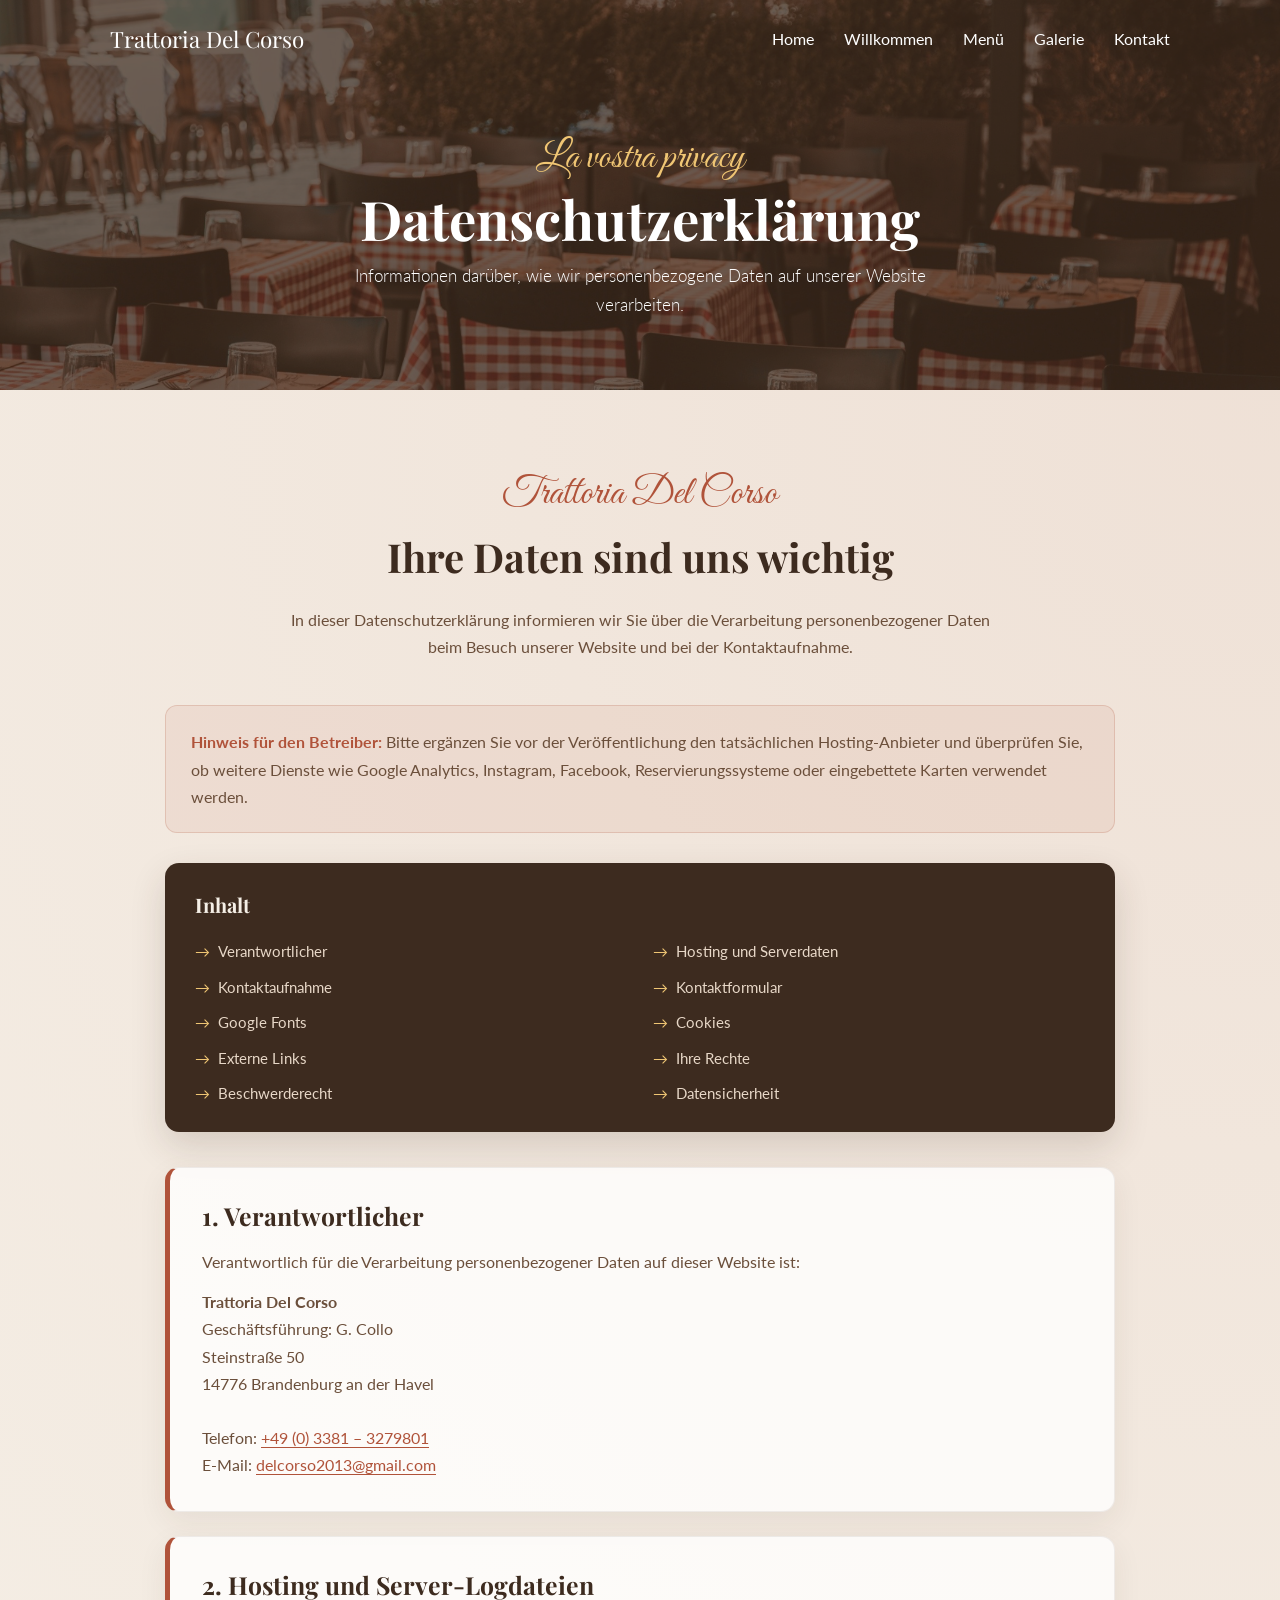
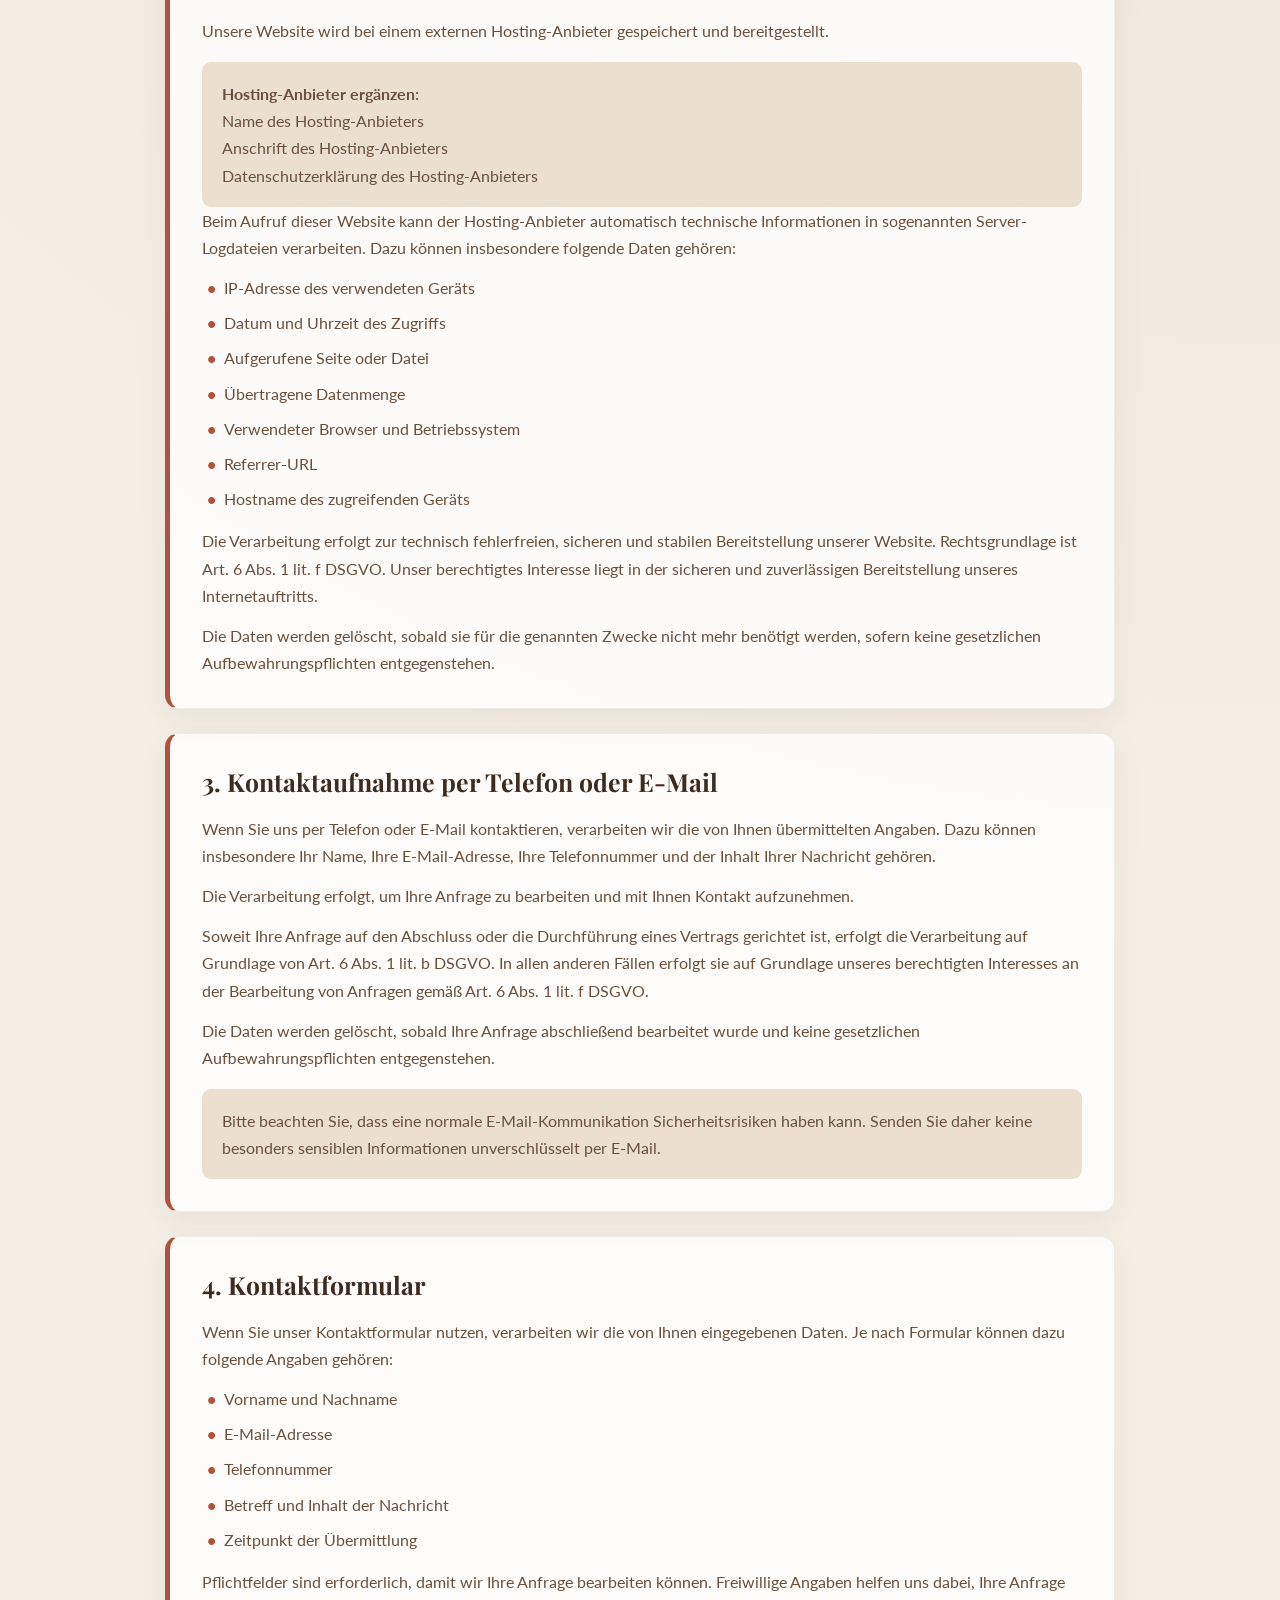
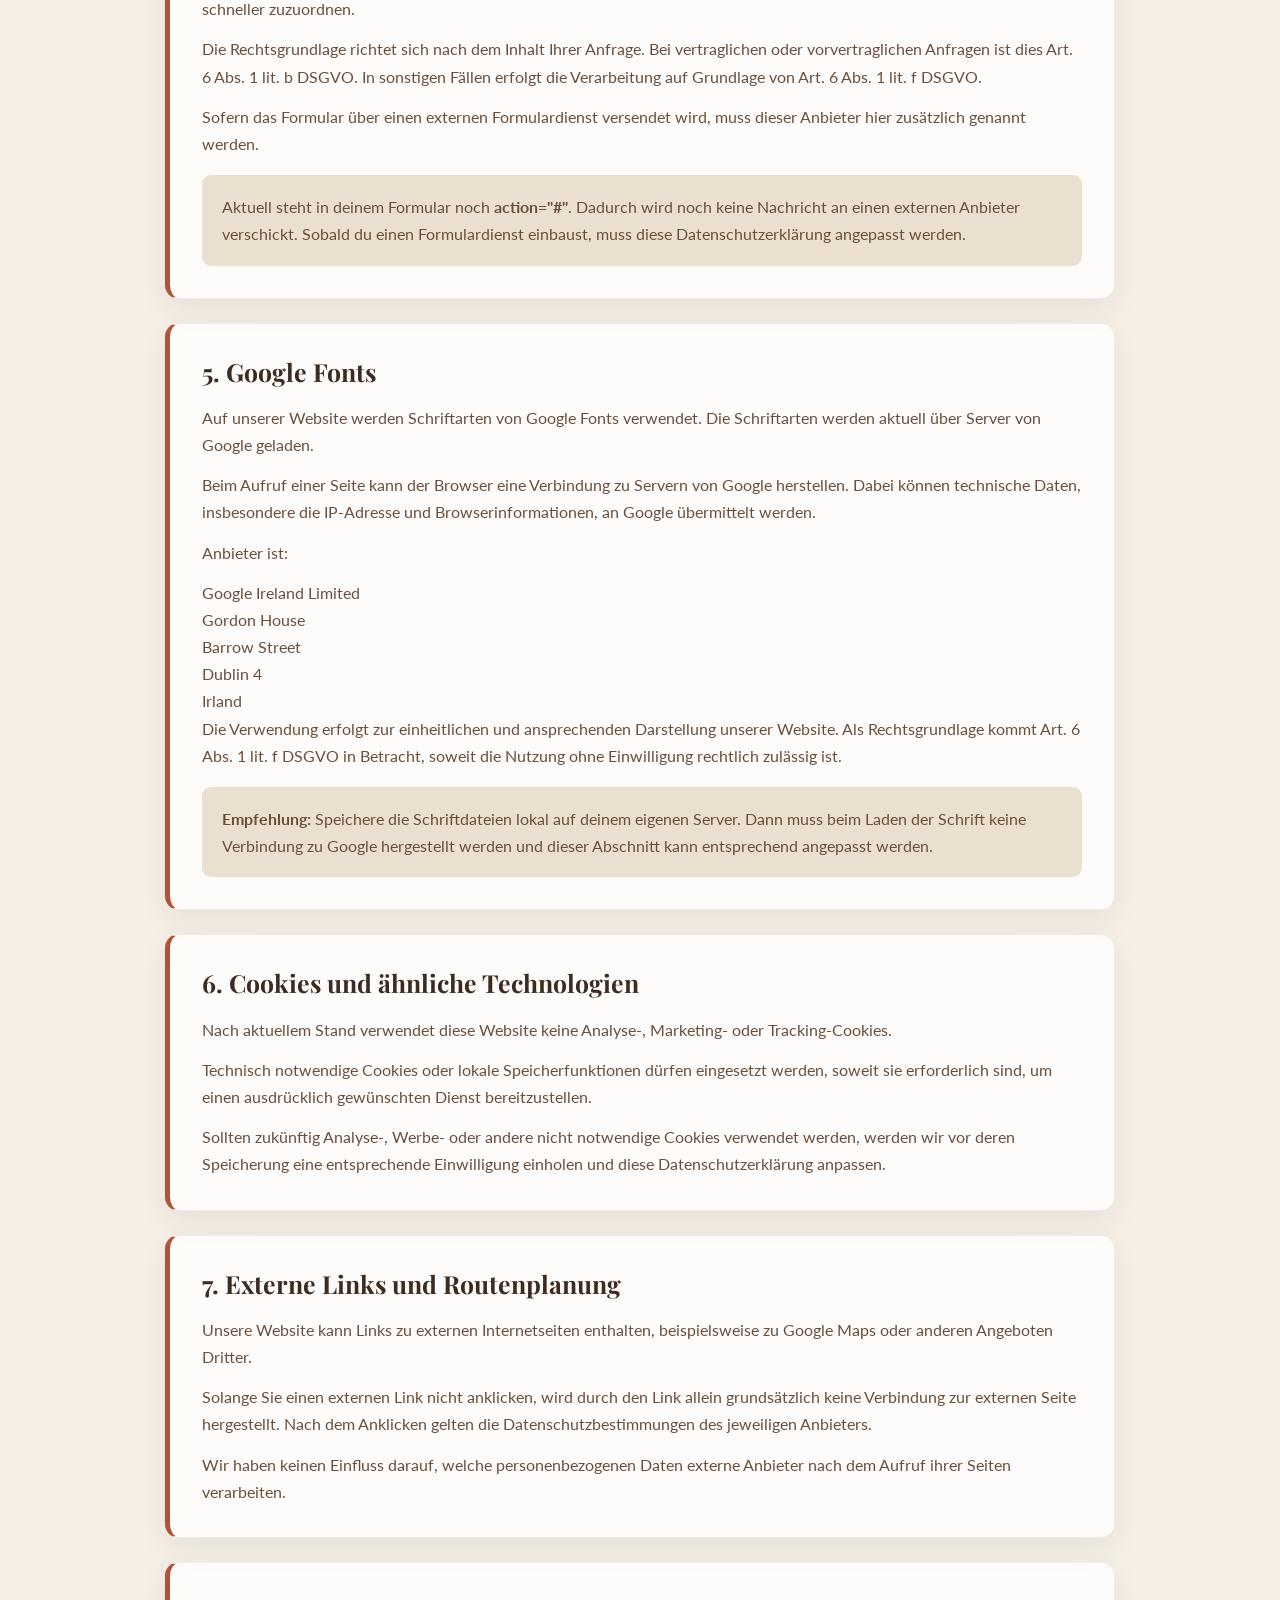
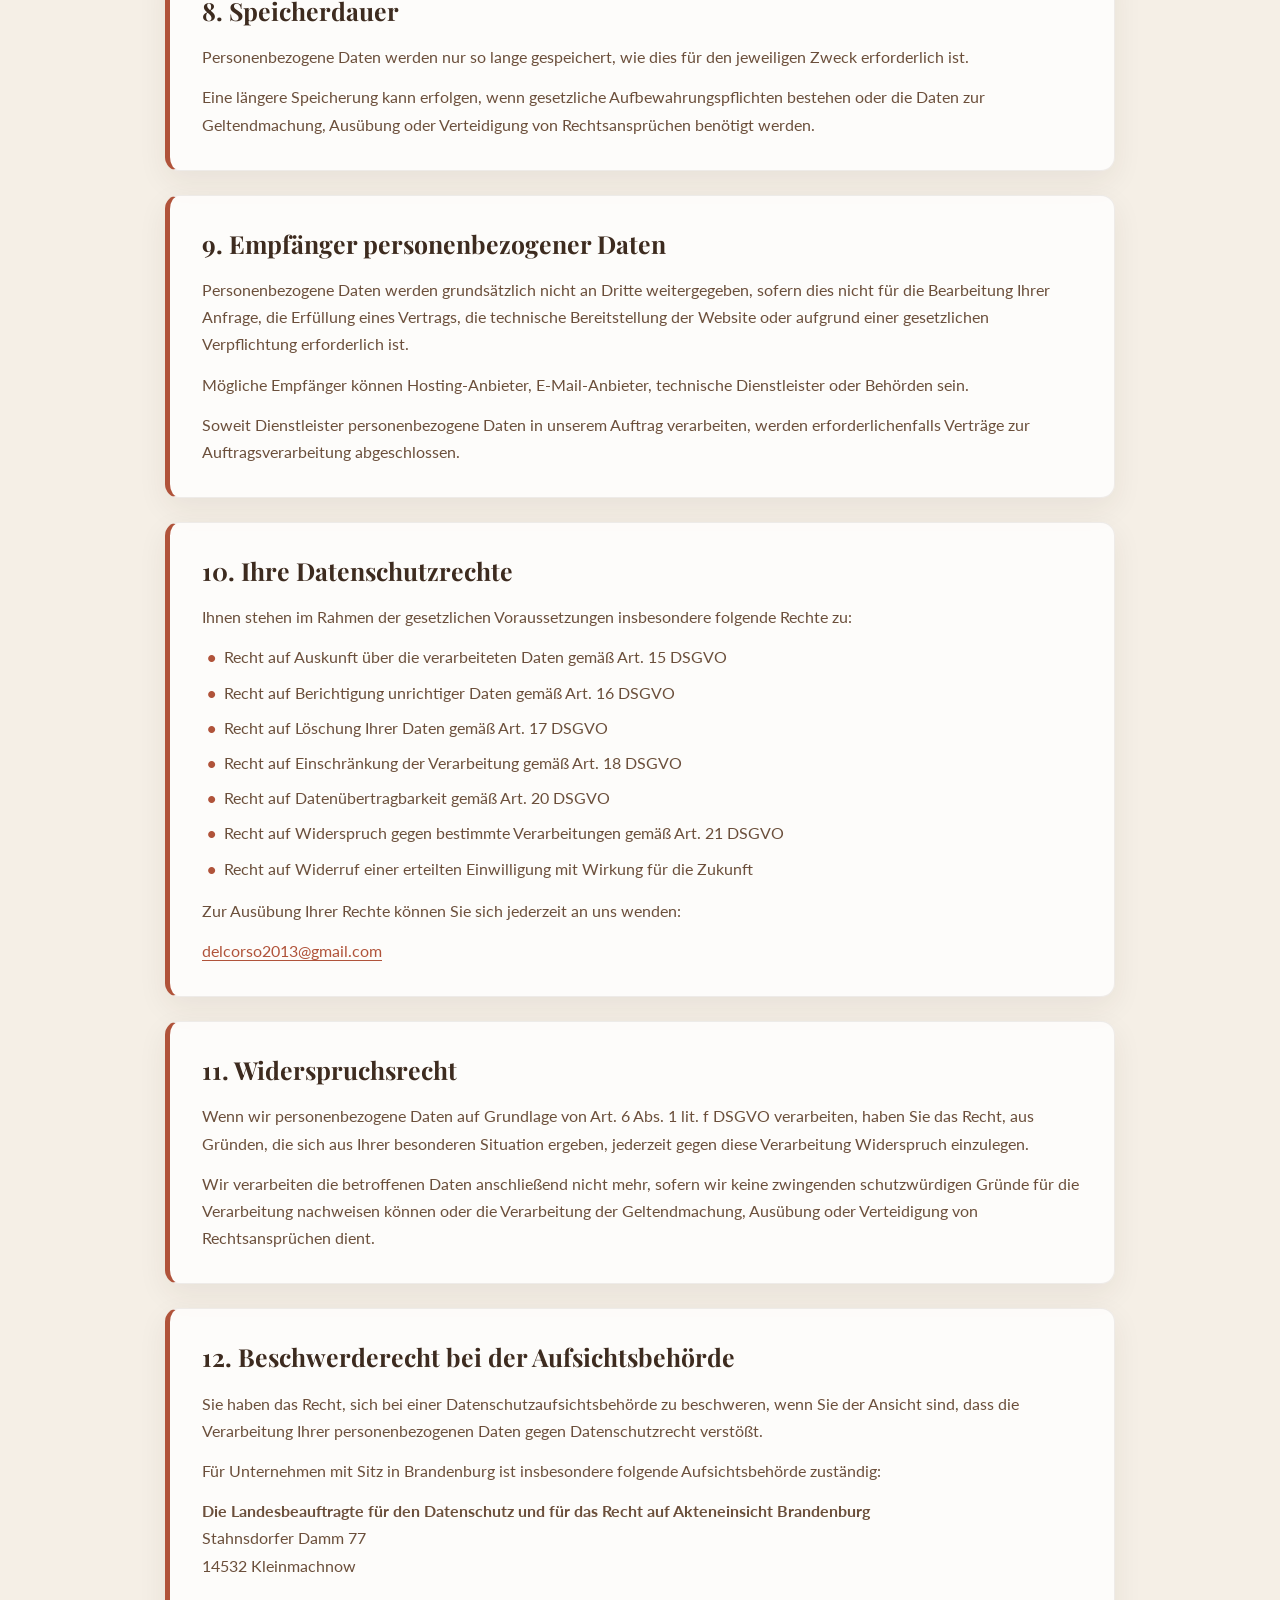
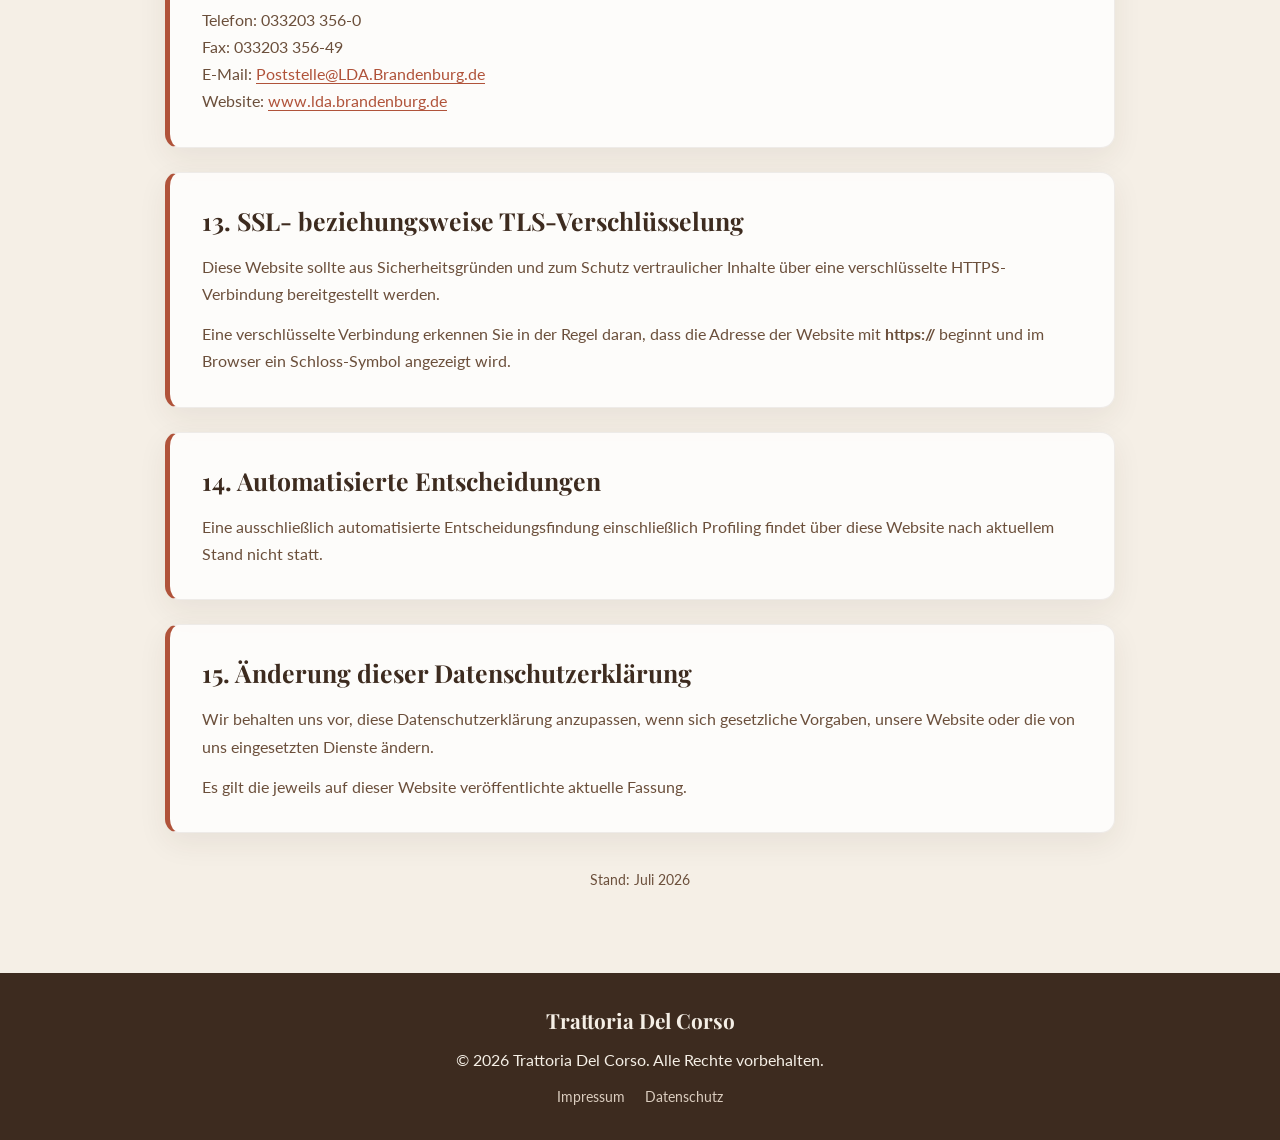
<file: datenschutz.html>
<!DOCTYPE html>
<html lang="de">
<head>
  <meta charset="UTF-8">

  <meta
    name="viewport"
    content="width=device-width, initial-scale=1.0"
  >

  <meta
    name="description"
    content="Datenschutzerklärung der Trattoria Del Corso in Brandenburg an der Havel."
  >

  <title>Datenschutz – Trattoria Del Corso</title>

  <!-- Google Fonts -->
  <link rel="preconnect" href="https://fonts.googleapis.com">

  <link
    rel="preconnect"
    href="https://fonts.gstatic.com"
    crossorigin
  >

  <link
    href="https://fonts.googleapis.com/css2?family=Great+Vibes&family=Lato:wght@300;400;700&family=Playfair+Display:wght@400;700&display=swap"
    rel="stylesheet"
  >

  <style>
    /* ==========================================================
       1. GRUNDEINSTELLUNGEN
       ========================================================== */

    * {
      margin: 0;
      padding: 0;
      box-sizing: border-box;
    }

    :root {
      --cream: #f5efe6;
      --cream-dark: #ebe0d0;
      --terracotta: #b0533a;
      --terracotta-dark: #8f3e29;
      --warm-brown: #3d2b1f;
      --light-brown: #6b4f3b;
      --white: #ffffff;
      --border: #d7c6b2;
    }

    html {
      scroll-behavior: smooth;
    }

    body {
      min-height: 100vh;
      display: flex;
      flex-direction: column;

      font-family: "Lato", sans-serif;
      color: var(--warm-brown);
      background-color: var(--cream);

      line-height: 1.7;
    }

    h1,
    h2,
    h3 {
      font-family: "Playfair Display", serif;
    }

    a {
      color: inherit;
      text-decoration: none;
    }

    ul {
      list-style: none;
    }

    button {
      font: inherit;
    }

    /* ==========================================================
       2. NAVIGATION
       ========================================================== */

    .header {
      position: fixed;
      top: 0;
      left: 0;
      z-index: 1000;

      width: 100%;
      padding: 20px 0;

      background: transparent;

      transition:
        background 0.3s ease,
        padding 0.3s ease,
        box-shadow 0.3s ease;
    }

    .header.scrolled {
      padding: 12px 0;

      background-color: var(--cream);
      box-shadow: 0 2px 10px rgba(0, 0, 0, 0.1);
    }

    .nav {
      width: 100%;
      max-width: 1100px;

      margin: 0 auto;
      padding: 0 20px;

      display: flex;
      align-items: center;
      justify-content: space-between;
    }

    .logo {
      font-family: "Playfair Display", serif;
      font-size: 1.4rem;
      color: var(--white);
      white-space: nowrap;
    }

    .header.scrolled .logo {
      color: var(--warm-brown);
    }

    .nav-links {
      display: flex;
      align-items: center;
      gap: 30px;
    }

    .nav-links a {
      color: var(--white);
      font-weight: 400;
      transition: color 0.2s ease;
    }

    .nav-links a:hover {
      color: #f0c674;
    }

    .header.scrolled .nav-links a {
      color: var(--warm-brown);
    }

    .header.scrolled .nav-links a:hover {
      color: var(--terracotta);
    }

    .burger {
      display: none;
      flex-direction: column;
      gap: 5px;

      padding: 5px;

      border: none;
      background: none;
      cursor: pointer;
    }

    .burger span {
      width: 25px;
      height: 3px;
      background-color: var(--white);
    }

    .header.scrolled .burger span {
      background-color: var(--warm-brown);
    }

    /* ==========================================================
       3. KLEINER HERO
       ========================================================== */

    .privacy-hero {
      position: relative;
      min-height: 390px;

      padding: 125px 20px 60px;

      display: flex;
      align-items: center;
      justify-content: center;

      background:
        url("/images/hero.png") center 55% / cover no-repeat;

      color: var(--white);
      text-align: center;
    }

    .hero-overlay {
      position: absolute;
      inset: 0;
      background: rgba(0, 0, 0, 0.4);
    }

    .hero-content {
      position: relative;
      z-index: 1;

      width: 100%;
      max-width: 850px;
    }

    .hero-sub {
      font-family: "Great Vibes", cursive;
      font-size: 2.5rem;
      line-height: 1.1;
      color: #f0c674;
    }

    .hero-title {
      margin: 8px 0 12px;
      font-size: 3.4rem;
      line-height: 1.15;
    }

    .hero-text {
      max-width: 650px;
      margin: 0 auto;

      font-size: 1.05rem;
      font-weight: 300;
    }

    /* ==========================================================
       4. DATENSCHUTZ-INHALT
       ========================================================== */

    main {
      flex: 1;
    }

    .privacy-section {
      position: relative;
      overflow: hidden;

      padding: 80px 20px;

      background:
        radial-gradient(
          circle at top right,
          rgba(176, 83, 58, 0.09),
          transparent 30%
        ),
        var(--cream);
    }

    .privacy-container {
      width: 100%;
      max-width: 950px;
      margin: 0 auto;
    }

    .section-heading {
      max-width: 720px;
      margin: 0 auto 45px;
      text-align: center;
    }

    .script-title {
      font-family: "Great Vibes", cursive;
      font-size: 2.5rem;
      line-height: 1.2;
      color: var(--terracotta);
    }

    .section-heading h2 {
      margin: 5px 0 15px;
      font-size: 2.5rem;
    }

    .section-heading p:last-child {
      color: var(--light-brown);
    }

    /* Inhaltsübersicht */

    .privacy-navigation {
      margin-bottom: 35px;
      padding: 25px 30px;

      border-radius: 14px;
      background-color: var(--warm-brown);
      color: var(--cream);

      box-shadow: 0 14px 35px rgba(61, 43, 31, 0.16);
    }

    .privacy-navigation h3 {
      margin-bottom: 15px;
      font-size: 1.25rem;
    }

    .privacy-navigation ul {
      display: grid;
      grid-template-columns: repeat(2, 1fr);
      gap: 8px 25px;
    }

    .privacy-navigation a {
      color: #e7d7c7;
      font-size: 0.94rem;
      transition: color 0.2s ease;
    }

    .privacy-navigation a::before {
      content: "→";
      margin-right: 8px;
      color: #f0c674;
    }

    .privacy-navigation a:hover {
      color: var(--white);
    }

    /* Datenschutz-Karten */

    .privacy-card {
      margin-bottom: 24px;
      padding: 32px;

      border: 1px solid rgba(61, 43, 31, 0.08);
      border-radius: 14px;
      border-left: 5px solid var(--terracotta);

      background: rgba(255, 255, 255, 0.78);

      box-shadow: 0 10px 30px rgba(61, 43, 31, 0.07);
    }

    .privacy-card h2 {
      margin-bottom: 16px;

      color: var(--warm-brown);
      font-size: 1.55rem;
      line-height: 1.3;
    }

    .privacy-card h3 {
      margin: 22px 0 8px;

      color: var(--terracotta);
      font-size: 1.08rem;
    }

    .privacy-card p {
      margin-bottom: 13px;
      color: var(--light-brown);
    }

    .privacy-card p:last-child {
      margin-bottom: 0;
    }

    .privacy-card ul {
      margin: 10px 0 15px;
    }

    .privacy-card li {
      position: relative;

      margin-bottom: 8px;
      padding-left: 22px;

      color: var(--light-brown);
    }

    .privacy-card li::before {
      content: "•";

      position: absolute;
      left: 5px;

      color: var(--terracotta);
      font-weight: 700;
    }

    .privacy-card address {
      color: var(--light-brown);
      font-style: normal;
    }

    .privacy-card a {
      color: var(--terracotta);
      text-decoration: underline;
      text-underline-offset: 3px;
      word-break: break-word;
    }

    .privacy-card a:hover {
      color: var(--terracotta-dark);
    }

    .highlight-box {
      margin-top: 18px;
      padding: 18px 20px;

      border-radius: 9px;
      background-color: var(--cream-dark);
      color: var(--light-brown);
    }

    .warning-box {
      margin-bottom: 30px;
      padding: 22px 25px;

      border-radius: 12px;
      border: 1px solid rgba(176, 83, 58, 0.2);

      background-color: rgba(176, 83, 58, 0.08);
      color: var(--light-brown);
    }

    .warning-box strong {
      color: var(--terracotta);
    }

    .last-updated {
      margin-top: 35px;
      color: var(--light-brown);
      font-size: 0.9rem;
      text-align: center;
    }

    /* ==========================================================
       5. FOOTER
       ========================================================== */

    .footer {
      padding: 30px 20px;

      background-color: var(--warm-brown);
      color: var(--cream);

      text-align: center;
    }

    .footer-content {
      width: 100%;
      max-width: 1100px;
      margin: 0 auto;
    }

    .footer-title {
      margin-bottom: 8px;

      font-family: "Playfair Display", serif;
      font-size: 1.3rem;
      font-weight: 700;
    }

    .footer-links {
      margin-top: 12px;

      display: flex;
      justify-content: center;
      gap: 20px;

      font-size: 0.9rem;
    }

    .footer-links a {
      color: #dbcdbf;
      transition: color 0.2s ease;
    }

    .footer-links a:hover {
      color: var(--white);
    }

    /* ==========================================================
       6. RESPONSIVE
       ========================================================== */

    @media (max-width: 768px) {
      .header {
        padding: 16px 0;
      }

      .header.scrolled {
        padding: 10px 0;
      }

      .logo {
        font-size: 1.15rem;
      }

      .burger {
        display: flex;
      }

      .nav-links {
        position: absolute;
        top: 100%;
        right: 15px;

        width: min(260px, calc(100% - 30px));

        display: none;
        flex-direction: column;
        align-items: flex-start;
        gap: 0;

        overflow: hidden;

        border-radius: 0 0 6px 6px;
        background-color: var(--cream);

        box-shadow: 0 10px 25px rgba(0, 0, 0, 0.18);
      }

      .nav-links.open {
        display: flex;
      }

      .nav-links li {
        width: 100%;
      }

      .nav-links a,
      .header.scrolled .nav-links a {
        width: 100%;
        display: block;

        padding: 14px 20px;

        color: var(--warm-brown);
        border-bottom: 1px solid rgba(61, 43, 31, 0.1);
      }

      .nav-links a:hover,
      .header.scrolled .nav-links a:hover {
        color: var(--terracotta);
      }

      .privacy-hero {
        min-height: 340px;
        padding: 105px 20px 50px;
      }

      .hero-sub {
        font-size: 2.1rem;
      }

      .hero-title {
        font-size: 2.6rem;
      }

      .hero-text {
        font-size: 0.98rem;
      }

      .privacy-section {
        padding: 60px 18px;
      }

      .privacy-navigation {
        padding: 22px 20px;
      }

      .privacy-navigation ul {
        grid-template-columns: 1fr;
      }

      .privacy-card {
        padding: 25px 20px;
      }

      .privacy-card h2 {
        font-size: 1.35rem;
      }

      .section-heading h2 {
        font-size: 2rem;
      }
    }

    @media (max-width: 450px) {
      .privacy-hero {
        min-height: 310px;
      }

      .hero-title {
        font-size: 2.25rem;
      }

      .script-title {
        font-size: 2.1rem;
      }

      .footer-links {
        flex-direction: column;
        gap: 6px;
      }
    }
  </style>
</head>

<body>

  <!-- Navigation -->
  <header class="header" id="header">

    <nav class="nav">

      <a href="index.html#home" class="logo">
        Trattoria Del Corso
      </a>

      <button
        class="burger"
        id="burger"
        type="button"
        aria-label="Menü öffnen"
        aria-expanded="false"
      >
        <span></span>
        <span></span>
        <span></span>
      </button>

      <ul class="nav-links" id="nav-links">
        <li>
          <a href="index.html#home">Home</a>
        </li>

        <li>
          <a href="index.html#willkommen">Willkommen</a>
        </li>

        <li>
          <a href="index.html#menu">Menü</a>
        </li>

        <li>
          <a href="index.html#galerie">Galerie</a>
        </li>

        <li>
          <a href="kontakt.html">Kontakt</a>
        </li>
      </ul>

    </nav>

  </header>

  <main>

    <!-- Kleiner Hero -->
    <section class="privacy-hero">

      <div class="hero-overlay"></div>

      <div class="hero-content">
        <p class="hero-sub">La vostra privacy</p>

        <h1 class="hero-title">
          Datenschutzerklärung
        </h1>

        <p class="hero-text">
          Informationen darüber, wie wir personenbezogene Daten
          auf unserer Website verarbeiten.
        </p>
      </div>

    </section>

    <!-- Datenschutz-Inhalt -->
    <section class="privacy-section">

      <div class="privacy-container">

        <div class="section-heading">
          <p class="script-title">Trattoria Del Corso</p>

          <h2>Ihre Daten sind uns wichtig</h2>

          <p>
            In dieser Datenschutzerklärung informieren wir Sie über
            die Verarbeitung personenbezogener Daten beim Besuch
            unserer Website und bei der Kontaktaufnahme.
          </p>
        </div>

        <div class="warning-box">
          <strong>Hinweis für den Betreiber:</strong>
          Bitte ergänzen Sie vor der Veröffentlichung den tatsächlichen
          Hosting-Anbieter und überprüfen Sie, ob weitere Dienste wie
          Google Analytics, Instagram, Facebook, Reservierungssysteme
          oder eingebettete Karten verwendet werden.
        </div>

        <!-- Inhaltsübersicht -->
        <nav
          class="privacy-navigation"
          aria-label="Inhaltsübersicht der Datenschutzerklärung"
        >
          <h3>Inhalt</h3>

          <ul>
            <li>
              <a href="#verantwortlicher">Verantwortlicher</a>
            </li>

            <li>
              <a href="#hosting">Hosting und Serverdaten</a>
            </li>

            <li>
              <a href="#kontakt">Kontaktaufnahme</a>
            </li>

            <li>
              <a href="#formular">Kontaktformular</a>
            </li>

            <li>
              <a href="#fonts">Google Fonts</a>
            </li>

            <li>
              <a href="#cookies">Cookies</a>
            </li>

            <li>
              <a href="#links">Externe Links</a>
            </li>

            <li>
              <a href="#rechte">Ihre Rechte</a>
            </li>

            <li>
              <a href="#beschwerde">Beschwerderecht</a>
            </li>

            <li>
              <a href="#sicherheit">Datensicherheit</a>
            </li>
          </ul>
        </nav>

        <!-- Verantwortlicher -->
        <article class="privacy-card" id="verantwortlicher">

          <h2>1. Verantwortlicher</h2>

          <p>
            Verantwortlich für die Verarbeitung personenbezogener Daten
            auf dieser Website ist:
          </p>

          <address>
            <strong>Trattoria Del Corso</strong><br>
            Geschäftsführung: G. Collo<br>
            Steinstraße 50<br>
            14776 Brandenburg an der Havel<br><br>

            Telefon:
            <a href="tel:+4933813279801">
              +49 (0) 3381 – 3279801
            </a><br>

            E-Mail:
            <a href="mailto:delcorso2013@gmail.com">
              delcorso2013@gmail.com
            </a>
          </address>

        </article>

        <!-- Hosting -->
        <article class="privacy-card" id="hosting">

          <h2>2. Hosting und Server-Logdateien</h2>

          <p>
            Unsere Website wird bei einem externen Hosting-Anbieter
            gespeichert und bereitgestellt.
          </p>

          <div class="highlight-box">
            <strong>Hosting-Anbieter ergänzen:</strong><br>
            Name des Hosting-Anbieters<br>
            Anschrift des Hosting-Anbieters<br>
            Datenschutzerklärung des Hosting-Anbieters
          </div>

          <p>
            Beim Aufruf dieser Website kann der Hosting-Anbieter
            automatisch technische Informationen in sogenannten
            Server-Logdateien verarbeiten. Dazu können insbesondere
            folgende Daten gehören:
          </p>

          <ul>
            <li>IP-Adresse des verwendeten Geräts</li>
            <li>Datum und Uhrzeit des Zugriffs</li>
            <li>Aufgerufene Seite oder Datei</li>
            <li>Übertragene Datenmenge</li>
            <li>Verwendeter Browser und Betriebssystem</li>
            <li>Referrer-URL</li>
            <li>Hostname des zugreifenden Geräts</li>
          </ul>

          <p>
            Die Verarbeitung erfolgt zur technisch fehlerfreien,
            sicheren und stabilen Bereitstellung unserer Website.
            Rechtsgrundlage ist Art. 6 Abs. 1 lit. f DSGVO.
            Unser berechtigtes Interesse liegt in der sicheren und
            zuverlässigen Bereitstellung unseres Internetauftritts.
          </p>

          <p>
            Die Daten werden gelöscht, sobald sie für die genannten
            Zwecke nicht mehr benötigt werden, sofern keine gesetzlichen
            Aufbewahrungspflichten entgegenstehen.
          </p>

        </article>

        <!-- Kontaktaufnahme -->
        <article class="privacy-card" id="kontakt">

          <h2>3. Kontaktaufnahme per Telefon oder E-Mail</h2>

          <p>
            Wenn Sie uns per Telefon oder E-Mail kontaktieren,
            verarbeiten wir die von Ihnen übermittelten Angaben.
            Dazu können insbesondere Ihr Name, Ihre E-Mail-Adresse,
            Ihre Telefonnummer und der Inhalt Ihrer Nachricht gehören.
          </p>

          <p>
            Die Verarbeitung erfolgt, um Ihre Anfrage zu bearbeiten
            und mit Ihnen Kontakt aufzunehmen.
          </p>

          <p>
            Soweit Ihre Anfrage auf den Abschluss oder die Durchführung
            eines Vertrags gerichtet ist, erfolgt die Verarbeitung auf
            Grundlage von Art. 6 Abs. 1 lit. b DSGVO. In allen anderen
            Fällen erfolgt sie auf Grundlage unseres berechtigten
            Interesses an der Bearbeitung von Anfragen gemäß
            Art. 6 Abs. 1 lit. f DSGVO.
          </p>

          <p>
            Die Daten werden gelöscht, sobald Ihre Anfrage abschließend
            bearbeitet wurde und keine gesetzlichen Aufbewahrungspflichten
            entgegenstehen.
          </p>

          <div class="highlight-box">
            Bitte beachten Sie, dass eine normale E-Mail-Kommunikation
            Sicherheitsrisiken haben kann. Senden Sie daher keine
            besonders sensiblen Informationen unverschlüsselt per E-Mail.
          </div>

        </article>

        <!-- Kontaktformular -->
        <article class="privacy-card" id="formular">

          <h2>4. Kontaktformular</h2>

          <p>
            Wenn Sie unser Kontaktformular nutzen, verarbeiten wir die
            von Ihnen eingegebenen Daten. Je nach Formular können dazu
            folgende Angaben gehören:
          </p>

          <ul>
            <li>Vorname und Nachname</li>
            <li>E-Mail-Adresse</li>
            <li>Telefonnummer</li>
            <li>Betreff und Inhalt der Nachricht</li>
            <li>Zeitpunkt der Übermittlung</li>
          </ul>

          <p>
            Pflichtfelder sind erforderlich, damit wir Ihre Anfrage
            bearbeiten können. Freiwillige Angaben helfen uns dabei,
            Ihre Anfrage schneller zuzuordnen.
          </p>

          <p>
            Die Rechtsgrundlage richtet sich nach dem Inhalt Ihrer
            Anfrage. Bei vertraglichen oder vorvertraglichen Anfragen
            ist dies Art. 6 Abs. 1 lit. b DSGVO. In sonstigen Fällen
            erfolgt die Verarbeitung auf Grundlage von
            Art. 6 Abs. 1 lit. f DSGVO.
          </p>

          <p>
            Sofern das Formular über einen externen Formulardienst
            versendet wird, muss dieser Anbieter hier zusätzlich
            genannt werden.
          </p>

          <div class="highlight-box">
            Aktuell steht in deinem Formular noch
            <strong>action="#"</strong>. Dadurch wird noch keine
            Nachricht an einen externen Anbieter verschickt.
            Sobald du einen Formulardienst einbaust, muss diese
            Datenschutzerklärung angepasst werden.
          </div>

        </article>

        <!-- Google Fonts -->
        <article class="privacy-card" id="fonts">

          <h2>5. Google Fonts</h2>

          <p>
            Auf unserer Website werden Schriftarten von Google Fonts
            verwendet. Die Schriftarten werden aktuell über Server von
            Google geladen.
          </p>

          <p>
            Beim Aufruf einer Seite kann der Browser eine Verbindung zu
            Servern von Google herstellen. Dabei können technische Daten,
            insbesondere die IP-Adresse und Browserinformationen,
            an Google übermittelt werden.
          </p>

          <p>
            Anbieter ist:
          </p>

          <address>
            Google Ireland Limited<br>
            Gordon House<br>
            Barrow Street<br>
            Dublin 4<br>
            Irland
          </address>

          <p>
            Die Verwendung erfolgt zur einheitlichen und ansprechenden
            Darstellung unserer Website. Als Rechtsgrundlage kommt
            Art. 6 Abs. 1 lit. f DSGVO in Betracht, soweit die Nutzung
            ohne Einwilligung rechtlich zulässig ist.
          </p>

          <div class="highlight-box">
            <strong>Empfehlung:</strong>
            Speichere die Schriftdateien lokal auf deinem eigenen Server.
            Dann muss beim Laden der Schrift keine Verbindung zu
            Google hergestellt werden und dieser Abschnitt kann
            entsprechend angepasst werden.
          </div>

        </article>

        <!-- Cookies -->
        <article class="privacy-card" id="cookies">

          <h2>6. Cookies und ähnliche Technologien</h2>

          <p>
            Nach aktuellem Stand verwendet diese Website keine
            Analyse-, Marketing- oder Tracking-Cookies.
          </p>

          <p>
            Technisch notwendige Cookies oder lokale Speicherfunktionen
            dürfen eingesetzt werden, soweit sie erforderlich sind,
            um einen ausdrücklich gewünschten Dienst bereitzustellen.
          </p>

          <p>
            Sollten zukünftig Analyse-, Werbe- oder andere nicht
            notwendige Cookies verwendet werden, werden wir vor deren
            Speicherung eine entsprechende Einwilligung einholen und
            diese Datenschutzerklärung anpassen.
          </p>

        </article>

        <!-- Externe Links -->
        <article class="privacy-card" id="links">

          <h2>7. Externe Links und Routenplanung</h2>

          <p>
            Unsere Website kann Links zu externen Internetseiten
            enthalten, beispielsweise zu Google Maps oder anderen
            Angeboten Dritter.
          </p>

          <p>
            Solange Sie einen externen Link nicht anklicken, wird durch
            den Link allein grundsätzlich keine Verbindung zur externen
            Seite hergestellt. Nach dem Anklicken gelten die
            Datenschutzbestimmungen des jeweiligen Anbieters.
          </p>

          <p>
            Wir haben keinen Einfluss darauf, welche personenbezogenen
            Daten externe Anbieter nach dem Aufruf ihrer Seiten
            verarbeiten.
          </p>

        </article>

        <!-- Speicherdauer -->
        <article class="privacy-card">

          <h2>8. Speicherdauer</h2>

          <p>
            Personenbezogene Daten werden nur so lange gespeichert,
            wie dies für den jeweiligen Zweck erforderlich ist.
          </p>

          <p>
            Eine längere Speicherung kann erfolgen, wenn gesetzliche
            Aufbewahrungspflichten bestehen oder die Daten zur
            Geltendmachung, Ausübung oder Verteidigung von
            Rechtsansprüchen benötigt werden.
          </p>

        </article>

        <!-- Empfänger -->
        <article class="privacy-card">

          <h2>9. Empfänger personenbezogener Daten</h2>

          <p>
            Personenbezogene Daten werden grundsätzlich nicht an Dritte
            weitergegeben, sofern dies nicht für die Bearbeitung Ihrer
            Anfrage, die Erfüllung eines Vertrags, die technische
            Bereitstellung der Website oder aufgrund einer gesetzlichen
            Verpflichtung erforderlich ist.
          </p>

          <p>
            Mögliche Empfänger können Hosting-Anbieter,
            E-Mail-Anbieter, technische Dienstleister oder Behörden sein.
          </p>

          <p>
            Soweit Dienstleister personenbezogene Daten in unserem
            Auftrag verarbeiten, werden erforderlichenfalls Verträge
            zur Auftragsverarbeitung abgeschlossen.
          </p>

        </article>

        <!-- Rechte -->
        <article class="privacy-card" id="rechte">

          <h2>10. Ihre Datenschutzrechte</h2>

          <p>
            Ihnen stehen im Rahmen der gesetzlichen Voraussetzungen
            insbesondere folgende Rechte zu:
          </p>

          <ul>
            <li>
              Recht auf Auskunft über die verarbeiteten Daten
              gemäß Art. 15 DSGVO
            </li>

            <li>
              Recht auf Berichtigung unrichtiger Daten
              gemäß Art. 16 DSGVO
            </li>

            <li>
              Recht auf Löschung Ihrer Daten
              gemäß Art. 17 DSGVO
            </li>

            <li>
              Recht auf Einschränkung der Verarbeitung
              gemäß Art. 18 DSGVO
            </li>

            <li>
              Recht auf Datenübertragbarkeit
              gemäß Art. 20 DSGVO
            </li>

            <li>
              Recht auf Widerspruch gegen bestimmte Verarbeitungen
              gemäß Art. 21 DSGVO
            </li>

            <li>
              Recht auf Widerruf einer erteilten Einwilligung
              mit Wirkung für die Zukunft
            </li>
          </ul>

          <p>
            Zur Ausübung Ihrer Rechte können Sie sich jederzeit an uns
            wenden:
          </p>

          <p>
            <a href="mailto:delcorso2013@gmail.com">
              delcorso2013@gmail.com
            </a>
          </p>

        </article>

        <!-- Widerspruch -->
        <article class="privacy-card">

          <h2>11. Widerspruchsrecht</h2>

          <p>
            Wenn wir personenbezogene Daten auf Grundlage von
            Art. 6 Abs. 1 lit. f DSGVO verarbeiten, haben Sie das Recht,
            aus Gründen, die sich aus Ihrer besonderen Situation ergeben,
            jederzeit gegen diese Verarbeitung Widerspruch einzulegen.
          </p>

          <p>
            Wir verarbeiten die betroffenen Daten anschließend nicht mehr,
            sofern wir keine zwingenden schutzwürdigen Gründe für die
            Verarbeitung nachweisen können oder die Verarbeitung der
            Geltendmachung, Ausübung oder Verteidigung von
            Rechtsansprüchen dient.
          </p>

        </article>

        <!-- Beschwerde -->
        <article class="privacy-card" id="beschwerde">

          <h2>12. Beschwerderecht bei der Aufsichtsbehörde</h2>

          <p>
            Sie haben das Recht, sich bei einer Datenschutzaufsichtsbehörde
            zu beschweren, wenn Sie der Ansicht sind, dass die Verarbeitung
            Ihrer personenbezogenen Daten gegen Datenschutzrecht verstößt.
          </p>

          <p>
            Für Unternehmen mit Sitz in Brandenburg ist insbesondere
            folgende Aufsichtsbehörde zuständig:
          </p>

          <address>
            <strong>
              Die Landesbeauftragte für den Datenschutz und für das
              Recht auf Akteneinsicht Brandenburg
            </strong><br>

            Stahnsdorfer Damm 77<br>
            14532 Kleinmachnow<br><br>

            Telefon: 033203 356-0<br>
            Fax: 033203 356-49<br>

            E-Mail:
            <a href="mailto:Poststelle@LDA.Brandenburg.de">
              Poststelle@LDA.Brandenburg.de
            </a><br>

            Website:
            <a
              href="https://www.lda.brandenburg.de"
              target="_blank"
              rel="noopener noreferrer"
            >
              www.lda.brandenburg.de
            </a>
          </address>

        </article>

        <!-- Sicherheit -->
        <article class="privacy-card" id="sicherheit">

          <h2>13. SSL- beziehungsweise TLS-Verschlüsselung</h2>

          <p>
            Diese Website sollte aus Sicherheitsgründen und zum Schutz
            vertraulicher Inhalte über eine verschlüsselte
            HTTPS-Verbindung bereitgestellt werden.
          </p>

          <p>
            Eine verschlüsselte Verbindung erkennen Sie in der Regel
            daran, dass die Adresse der Website mit
            <strong>https://</strong> beginnt und im Browser ein
            Schloss-Symbol angezeigt wird.
          </p>

        </article>

        <!-- Automatisierte Entscheidungen -->
        <article class="privacy-card">

          <h2>14. Automatisierte Entscheidungen</h2>

          <p>
            Eine ausschließlich automatisierte Entscheidungsfindung
            einschließlich Profiling findet über diese Website nach
            aktuellem Stand nicht statt.
          </p>

        </article>

        <!-- Änderungen -->
        <article class="privacy-card">

          <h2>15. Änderung dieser Datenschutzerklärung</h2>

          <p>
            Wir behalten uns vor, diese Datenschutzerklärung anzupassen,
            wenn sich gesetzliche Vorgaben, unsere Website oder die von
            uns eingesetzten Dienste ändern.
          </p>

          <p>
            Es gilt die jeweils auf dieser Website veröffentlichte
            aktuelle Fassung.
          </p>

        </article>

        <p class="last-updated">
          Stand: Juli 2026
        </p>

      </div>

    </section>

  </main>

  <!-- Footer -->
  <footer class="footer">

    <div class="footer-content">

      <p class="footer-title">
        Trattoria Del Corso
      </p>

      <p>
        &copy; 2026 Trattoria Del Corso. Alle Rechte vorbehalten.
      </p>

      <div class="footer-links">
        <a href="impressum.html">Impressum</a>
        <a href="datenschutz.html">Datenschutz</a>
      </div>

    </div>

  </footer>

  <script>
    const header = document.getElementById("header");
    const burger = document.getElementById("burger");
    const navLinks = document.getElementById("nav-links");
    const menuLinks = navLinks.querySelectorAll("a");

    function checkScroll() {
      if (window.scrollY > 40) {
        header.classList.add("scrolled");
      } else {
        header.classList.remove("scrolled");
      }
    }

    checkScroll();

    window.addEventListener("scroll", checkScroll);

    burger.addEventListener("click", function () {
      navLinks.classList.toggle("open");

      const menuIsOpen = navLinks.classList.contains("open");

      burger.setAttribute("aria-expanded", menuIsOpen);
    });

    menuLinks.forEach(function (link) {
      link.addEventListener("click", function () {
        navLinks.classList.remove("open");
        burger.setAttribute("aria-expanded", "false");
      });
    });
  </script>

</body>
</html>
</file>
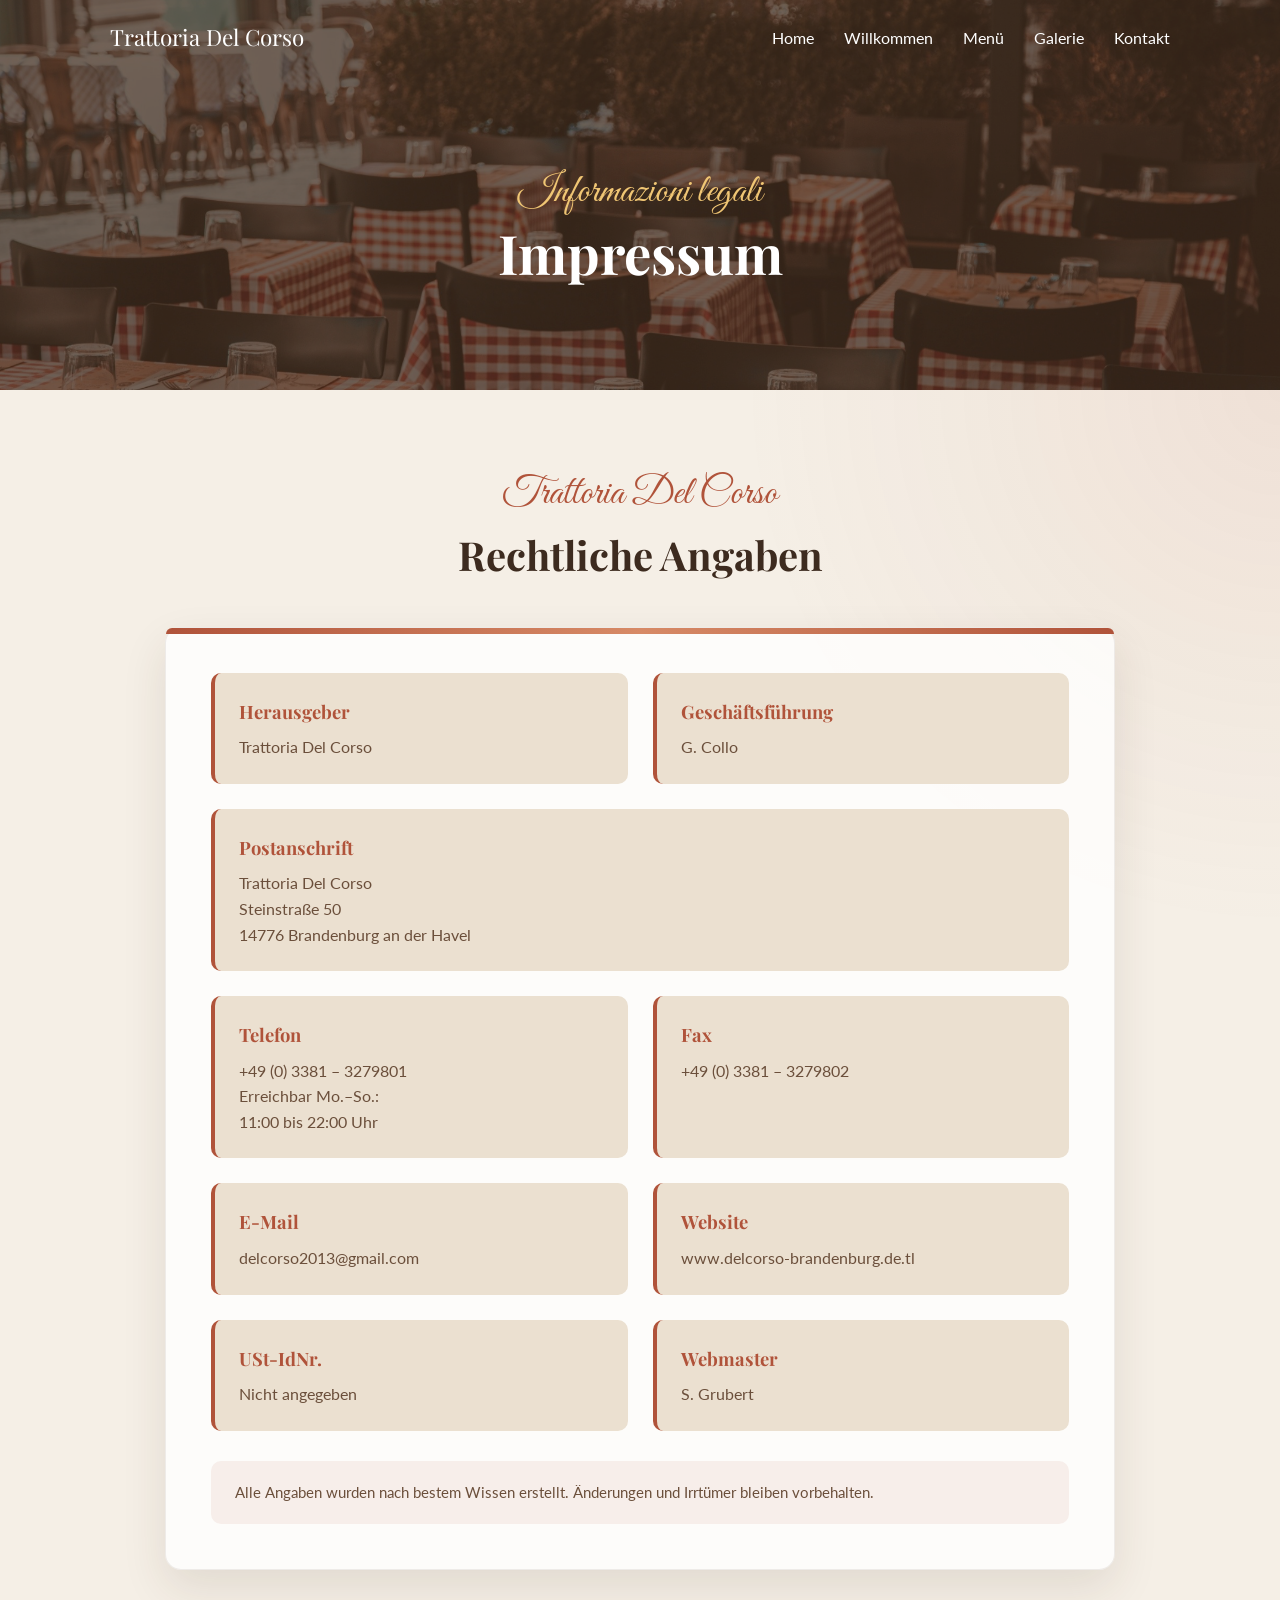
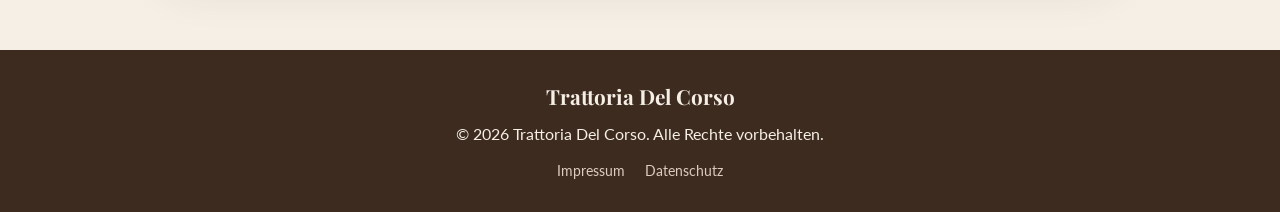
<file: impressum.html>
<!DOCTYPE html>
<html lang="de">
<head>
  <meta charset="UTF-8">

  <meta
    name="viewport"
    content="width=device-width, initial-scale=1.0"
  >

  <meta
    name="description"
    content="Impressum der Trattoria Del Corso in Brandenburg an der Havel."
  >

  <title>Impressum – Trattoria Del Corso</title>

  <!-- Google Fonts -->
  <link rel="preconnect" href="https://fonts.googleapis.com">

  <link
    rel="preconnect"
    href="https://fonts.gstatic.com"
    crossorigin
  >

  <link
    href="https://fonts.googleapis.com/css2?family=Great+Vibes&family=Lato:wght@300;400;700&family=Playfair+Display:wght@400;700&display=swap"
    rel="stylesheet"
  >

  <style>
    /* ==========================================================
       1. GRUNDEINSTELLUNGEN
       ========================================================== */

    * {
      margin: 0;
      padding: 0;
      box-sizing: border-box;
    }

    :root {
      --cream: #f5efe6;
      --cream-dark: #ebe0d0;
      --terracotta: #b0533a;
      --terracotta-dark: #8f3e29;
      --warm-brown: #3d2b1f;
      --light-brown: #6b4f3b;
      --white: #ffffff;
      --border: #d7c6b2;
    }

    html {
      scroll-behavior: smooth;
    }

    body {
      min-height: 100vh;
      display: flex;
      flex-direction: column;
      font-family: "Lato", sans-serif;
      color: var(--warm-brown);
      background-color: var(--cream);
      line-height: 1.6;
    }

    h1,
    h2,
    h3 {
      font-family: "Playfair Display", serif;
    }

    a {
      color: inherit;
      text-decoration: none;
    }

    ul {
      list-style: none;
    }

    button {
      font: inherit;
    }

    /* ==========================================================
       2. NAVIGATION
       ========================================================== */

    .header {
      position: fixed;
      top: 0;
      left: 0;
      width: 100%;
      z-index: 1000;

      padding: 20px 0;

      background: transparent;

      transition:
        background 0.3s ease,
        padding 0.3s ease,
        box-shadow 0.3s ease;
    }

    .header.scrolled {
      padding: 12px 0;

      background-color: var(--cream);
      box-shadow: 0 2px 10px rgba(0, 0, 0, 0.1);
    }

    .nav {
      width: 100%;
      max-width: 1100px;
      margin: 0 auto;
      padding: 0 20px;

      display: flex;
      align-items: center;
      justify-content: space-between;
    }

    .logo {
      font-family: "Playfair Display", serif;
      font-size: 1.4rem;
      color: var(--white);
      white-space: nowrap;
    }

    .header.scrolled .logo {
      color: var(--warm-brown);
    }

    .nav-links {
      display: flex;
      align-items: center;
      gap: 30px;
    }

    .nav-links a {
      color: var(--white);
      font-weight: 400;
      transition: color 0.2s ease;
    }

    .nav-links a:hover {
      color: #f0c674;
    }

    .header.scrolled .nav-links a {
      color: var(--warm-brown);
    }

    .header.scrolled .nav-links a:hover {
      color: var(--terracotta);
    }

    .burger {
      display: none;
      flex-direction: column;
      gap: 5px;

      padding: 5px;

      border: none;
      background: none;
      cursor: pointer;
    }

    .burger span {
      width: 25px;
      height: 3px;
      background-color: var(--white);
    }

    .header.scrolled .burger span {
      background-color: var(--warm-brown);
    }

    /* ==========================================================
       3. KLEINER HERO
       ========================================================== */

    .impressum-hero {
      position: relative;
      min-height: 390px;

      display: flex;
      align-items: center;
      justify-content: center;

      padding: 125px 20px 60px;

      background:
        url("/images/hero.png") center 55% / cover no-repeat;

      color: var(--white);
      text-align: center;
    }

    .hero-overlay {
      position: absolute;
      inset: 0;
      background: rgba(0, 0, 0, 0.38);
    }

    .hero-content {
      position: relative;
      z-index: 1;

      width: 100%;
      max-width: 800px;
    }

    .hero-sub {
      font-family: "Great Vibes", cursive;
      font-size: 2.5rem;
      line-height: 1.1;
      color: #f0c674;
    }

    .hero-title {
      margin-top: 8px;
      font-size: 3.4rem;
      line-height: 1.15;
    }

    /* ==========================================================
       4. IMPRESSUM
       ========================================================== */

    main {
      flex: 1;
    }

    .impressum-section {
      position: relative;
      overflow: hidden;

      padding: 80px 20px;

      background:
        radial-gradient(
          circle at top right,
          rgba(176, 83, 58, 0.09),
          transparent 30%
        ),
        var(--cream);
    }

    .impressum-container {
      width: 100%;
      max-width: 950px;
      margin: 0 auto;
    }

    .section-heading {
      margin-bottom: 40px;
      text-align: center;
    }

    .script-title {
      font-family: "Great Vibes", cursive;
      font-size: 2.5rem;
      line-height: 1.2;
      color: var(--terracotta);
    }

    .section-heading h2 {
      margin-top: 5px;
      font-size: 2.5rem;
    }

    .impressum-card {
      position: relative;

      padding: 45px;

      border: 1px solid rgba(61, 43, 31, 0.08);
      border-radius: 16px;

      background: rgba(255, 255, 255, 0.78);

      box-shadow:
        0 18px 45px rgba(61, 43, 31, 0.11);
    }

    .impressum-card::before {
      content: "";
      position: absolute;
      top: 0;
      left: 0;

      width: 100%;
      height: 6px;

      border-radius: 16px 16px 0 0;

      background:
        linear-gradient(
          90deg,
          var(--terracotta),
          #d78a66,
          var(--terracotta)
        );
    }

    .impressum-grid {
      display: grid;
      grid-template-columns: repeat(2, 1fr);
      gap: 25px;
    }

    .info-box {
      padding: 24px;

      border-radius: 10px;
      background-color: var(--cream-dark);
      border-left: 4px solid var(--terracotta);

      transition:
        transform 0.25s ease,
        box-shadow 0.25s ease;
    }

    .info-box:hover {
      transform: translateY(-3px);
      box-shadow: 0 10px 22px rgba(61, 43, 31, 0.10);
    }

    .info-box.full-width {
      grid-column: 1 / -1;
    }

    .info-box h3 {
      margin-bottom: 8px;

      color: var(--terracotta);
      font-size: 1.15rem;
    }

    .info-box p,
    .info-box address {
      color: var(--light-brown);
      font-style: normal;
    }

    .info-box a {
      color: var(--light-brown);
      word-break: break-word;
      transition: color 0.2s ease;
    }

    .info-box a:hover {
      color: var(--terracotta);
    }

    .notice {
      margin-top: 30px;
      padding: 20px 24px;

      border-radius: 10px;

      background-color: rgba(176, 83, 58, 0.08);
      color: var(--light-brown);

      font-size: 0.92rem;
    }

    /* ==========================================================
       5. FOOTER
       ========================================================== */

    .footer {
      padding: 30px 20px;

      background-color: var(--warm-brown);
      color: var(--cream);

      text-align: center;
    }

    .footer-content {
      width: 100%;
      max-width: 1100px;
      margin: 0 auto;
    }

    .footer-title {
      margin-bottom: 8px;

      font-family: "Playfair Display", serif;
      font-size: 1.3rem;
      font-weight: 700;
    }

    .footer-links {
      margin-top: 12px;

      display: flex;
      justify-content: center;
      gap: 20px;

      font-size: 0.9rem;
    }

    .footer-links a {
      color: #dbcdbf;
      transition: color 0.2s ease;
    }

    .footer-links a:hover {
      color: var(--white);
    }

    /* ==========================================================
       6. RESPONSIVE
       ========================================================== */

    @media (max-width: 768px) {
      .header {
        padding: 16px 0;
      }

      .header.scrolled {
        padding: 10px 0;
      }

      .logo {
        font-size: 1.15rem;
      }

      .burger {
        display: flex;
      }

      .nav-links {
        position: absolute;
        top: 100%;
        right: 15px;

        width: min(260px, calc(100% - 30px));

        display: none;
        flex-direction: column;
        align-items: flex-start;
        gap: 0;

        overflow: hidden;

        border-radius: 0 0 6px 6px;
        background-color: var(--cream);

        box-shadow: 0 10px 25px rgba(0, 0, 0, 0.18);
      }

      .nav-links.open {
        display: flex;
      }

      .nav-links li {
        width: 100%;
      }

      .nav-links a,
      .header.scrolled .nav-links a {
        width: 100%;
        display: block;

        padding: 14px 20px;

        color: var(--warm-brown);

        border-bottom: 1px solid rgba(61, 43, 31, 0.1);
      }

      .nav-links a:hover,
      .header.scrolled .nav-links a:hover {
        color: var(--terracotta);
      }

      .impressum-hero {
        min-height: 340px;
        padding: 105px 20px 50px;
      }

      .hero-sub {
        font-size: 2.1rem;
      }

      .hero-title {
        font-size: 2.7rem;
      }

      .impressum-section {
        padding: 60px 18px;
      }

      .impressum-card {
        padding: 28px 20px;
      }

      .impressum-grid {
        grid-template-columns: 1fr;
      }

      .info-box.full-width {
        grid-column: auto;
      }

      .section-heading h2 {
        font-size: 2rem;
      }
    }

    @media (max-width: 450px) {
      .impressum-hero {
        min-height: 310px;
      }

      .hero-title {
        font-size: 2.35rem;
      }

      .script-title {
        font-size: 2.1rem;
      }

      .info-box {
        padding: 20px;
      }

      .footer-links {
        flex-direction: column;
        gap: 6px;
      }
    }
  </style>
</head>

<body>

  <!-- Navigation -->
  <header class="header" id="header">

    <nav class="nav">

      <a href="index.html#home" class="logo">
        Trattoria Del Corso
      </a>

      <button
        class="burger"
        id="burger"
        type="button"
        aria-label="Menü öffnen"
        aria-expanded="false"
      >
        <span></span>
        <span></span>
        <span></span>
      </button>

      <ul class="nav-links" id="nav-links">
        <li>
          <a href="index.html#home">Home</a>
        </li>

        <li>
          <a href="index.html#willkommen">Willkommen</a>
        </li>

        <li>
          <a href="index.html#menu">Menü</a>
        </li>

        <li>
          <a href="index.html#galerie">Galerie</a>
        </li>

        <li>
          <a href="kontakt.html">Kontakt</a>
        </li>
      </ul>

    </nav>

  </header>

  <main>

    <!-- Kleiner Hero -->
    <section class="impressum-hero">

      <div class="hero-overlay"></div>

      <div class="hero-content">
        <p class="hero-sub">Informazioni legali</p>
        <h1 class="hero-title">Impressum</h1>
      </div>

    </section>

    <!-- Impressum-Inhalt -->
    <section class="impressum-section">

      <div class="impressum-container">

        <div class="section-heading">
          <p class="script-title">Trattoria Del Corso</p>
          <h2>Rechtliche Angaben</h2>
        </div>

        <div class="impressum-card">

          <div class="impressum-grid">

            <div class="info-box">
              <h3>Herausgeber</h3>

              <p>
                Trattoria Del Corso
              </p>
            </div>

            <div class="info-box">
              <h3>Geschäftsführung</h3>

              <p>
                G. Collo
              </p>
            </div>

            <div class="info-box full-width">
              <h3>Postanschrift</h3>

              <address>
                Trattoria Del Corso<br>
                Steinstraße 50<br>
                14776 Brandenburg an der Havel
              </address>
            </div>

            <div class="info-box">
              <h3>Telefon</h3>

              <p>
                <a href="tel:+4933813279801">
                  +49 (0) 3381 – 3279801
                </a>
              </p>

              <p>
                Erreichbar Mo.–So.:<br>
                11:00 bis 22:00 Uhr
              </p>
            </div>

            <div class="info-box">
              <h3>Fax</h3>

              <p>
                +49 (0) 3381 – 3279802
              </p>
            </div>

            <div class="info-box">
              <h3>E-Mail</h3>

              <p>
                <a href="mailto:delcorso2013@gmail.com">
                  delcorso2013@gmail.com
                </a>
              </p>
            </div>

            <div class="info-box">
              <h3>Website</h3>

              <p>
                <a
                  href="http://www.delcorso-brandenburg.de.tl"
                  target="_blank"
                  rel="noopener noreferrer"
                >
                  www.delcorso-brandenburg.de.tl
                </a>
              </p>
            </div>

            <div class="info-box">
              <h3>USt-IdNr.</h3>

              <p>
                Nicht angegeben
              </p>
            </div>

            <div class="info-box">
              <h3>Webmaster</h3>

              <p>
                S. Grubert
              </p>
            </div>

          </div>

          <div class="notice">
            Alle Angaben wurden nach bestem Wissen erstellt.
            Änderungen und Irrtümer bleiben vorbehalten.
          </div>

        </div>

      </div>

    </section>

  </main>

  <!-- Footer -->
  <footer class="footer">

    <div class="footer-content">

      <p class="footer-title">
        Trattoria Del Corso
      </p>

      <p>
        &copy; 2026 Trattoria Del Corso. Alle Rechte vorbehalten.
      </p>

      <div class="footer-links">
        <a href="impressum.html">Impressum</a>
        <a href="datenschutz.html">Datenschutz</a>
      </div>

    </div>

  </footer>

  <script>
    const header = document.getElementById("header");
    const burger = document.getElementById("burger");
    const navLinks = document.getElementById("nav-links");
    const menuLinks = navLinks.querySelectorAll("a");

    function checkScroll() {
      if (window.scrollY > 40) {
        header.classList.add("scrolled");
      } else {
        header.classList.remove("scrolled");
      }
    }

    checkScroll();

    window.addEventListener("scroll", checkScroll);

    burger.addEventListener("click", function () {
      navLinks.classList.toggle("open");

      const menuIsOpen = navLinks.classList.contains("open");

      burger.setAttribute("aria-expanded", menuIsOpen);
    });

    menuLinks.forEach(function (link) {
      link.addEventListener("click", function () {
        navLinks.classList.remove("open");
        burger.setAttribute("aria-expanded", "false");
      });
    });
  </script>

</body>
</html>
</file>
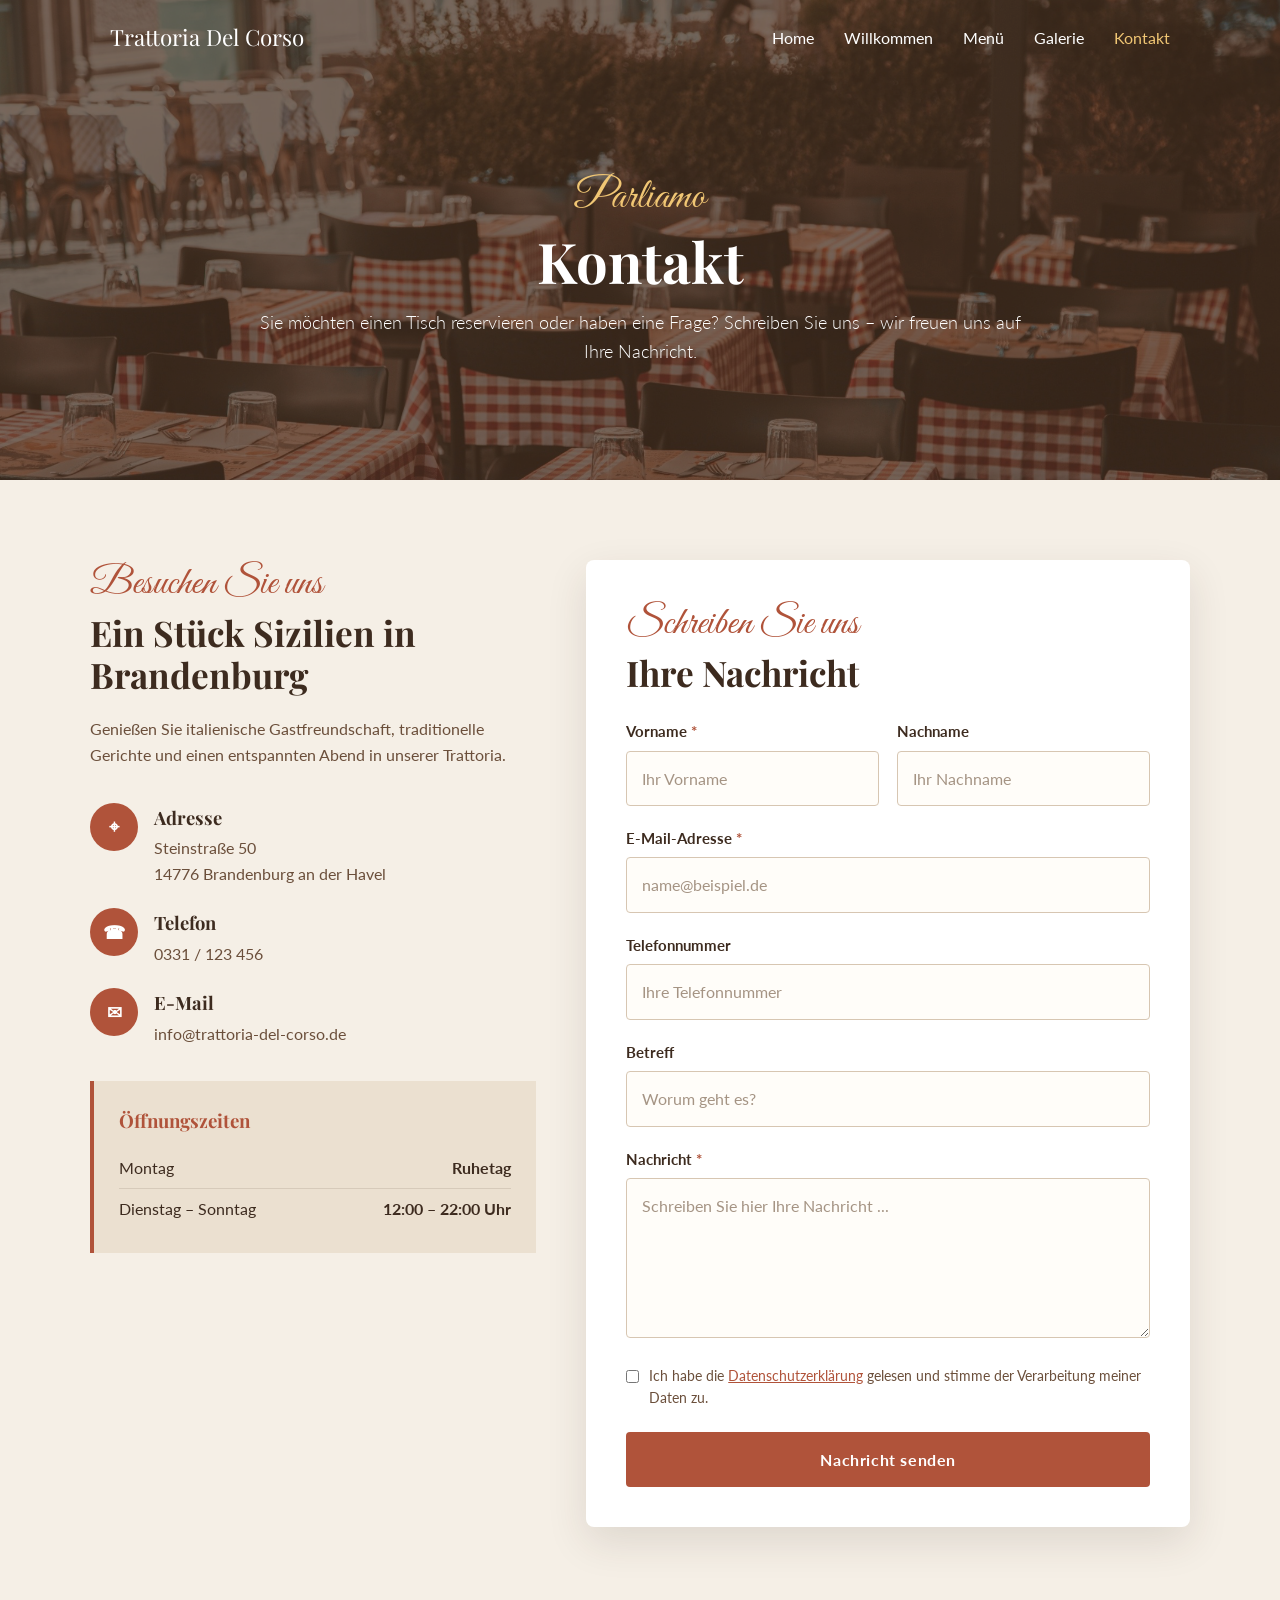
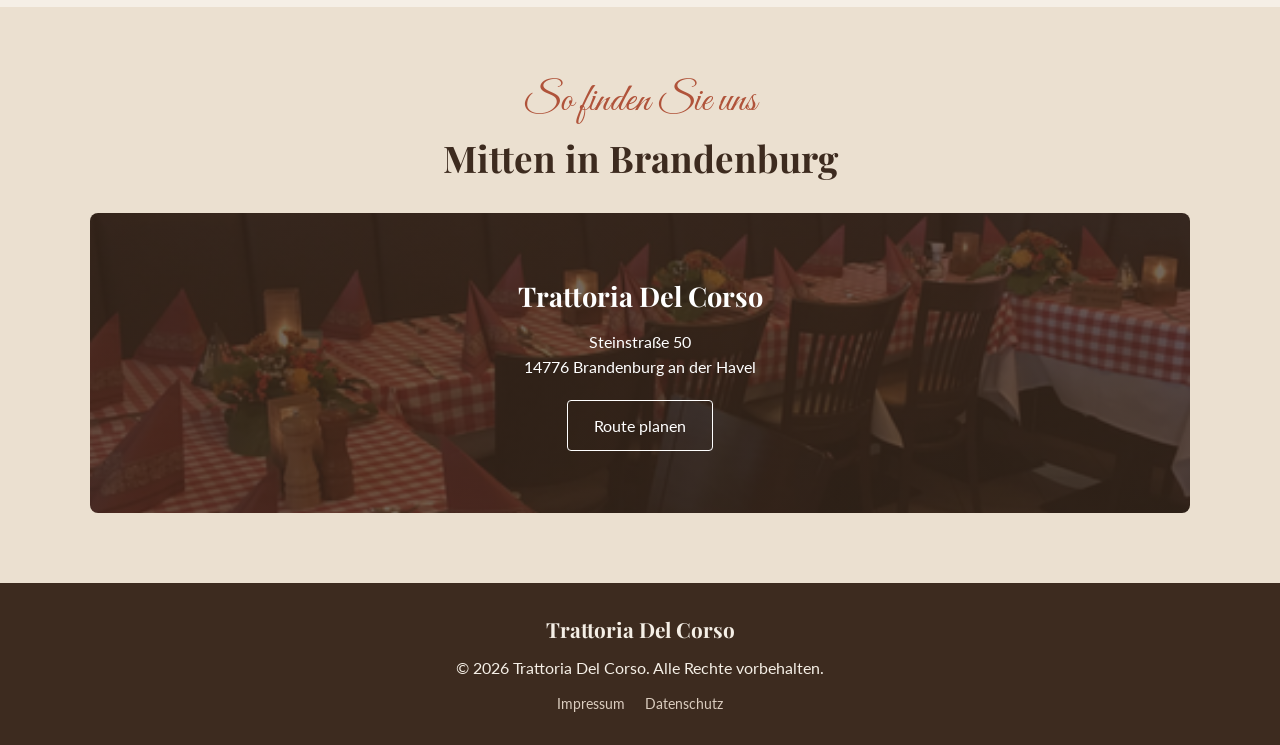
<file: kontakt.html>
<!DOCTYPE html>
<html lang="de">
<head>
  <meta charset="UTF-8">

  <meta
    name="viewport"
    content="width=device-width, initial-scale=1.0"
  >

  <meta
    name="description"
    content="Kontaktieren Sie die Trattoria Del Corso in Brandenburg an der Havel."
  >

  <title>Kontakt – Trattoria Del Corso</title>

  <!-- Google Fonts -->
  <link rel="preconnect" href="https://fonts.googleapis.com">

  <link
    rel="preconnect"
    href="https://fonts.gstatic.com"
    crossorigin
  >

  <link
    href="https://fonts.googleapis.com/css2?family=Great+Vibes&family=Lato:wght@300;400;700&family=Playfair+Display:wght@400;700&display=swap"
    rel="stylesheet"
  >

  <style>
    /* ==========================================================
       1. GRUNDEINSTELLUNGEN
       ========================================================== */

    * {
      margin: 0;
      padding: 0;
      box-sizing: border-box;
    }

    :root {
      --cream: #f5efe6;
      --cream-dark: #ebe0d0;
      --terracotta: #b0533a;
      --terracotta-dark: #8f3e29;
      --warm-brown: #3d2b1f;
      --light-brown: #6b4f3b;
      --white: #ffffff;
      --border: #d7c6b2;
    }

    html {
      scroll-behavior: smooth;
    }

    body {
      min-height: 100vh;
      display: flex;
      flex-direction: column;
      font-family: "Lato", sans-serif;
      color: var(--warm-brown);
      background-color: var(--cream);
      line-height: 1.6;
    }

    h1,
    h2,
    h3 {
      font-family: "Playfair Display", serif;
    }

    a {
      color: inherit;
      text-decoration: none;
    }

    ul {
      list-style: none;
    }

    button,
    input,
    textarea {
      font: inherit;
    }

    /* ==========================================================
       2. NAVIGATION
       ========================================================== */

    .header {
      position: fixed;
      top: 0;
      left: 0;
      width: 100%;
      z-index: 1000;
      padding: 20px 0;
      background: transparent;
      transition:
        background 0.3s ease,
        padding 0.3s ease,
        box-shadow 0.3s ease;
    }

    .header.scrolled {
      padding: 12px 0;
      background-color: var(--cream);
      box-shadow: 0 2px 10px rgba(0, 0, 0, 0.1);
    }

    .nav {
      width: 100%;
      max-width: 1100px;
      margin: 0 auto;
      padding: 0 20px;

      display: flex;
      align-items: center;
      justify-content: space-between;
    }

    .logo {
      font-family: "Playfair Display", serif;
      font-size: 1.4rem;
      color: var(--white);
      white-space: nowrap;
    }

    .header.scrolled .logo {
      color: var(--warm-brown);
    }

    .nav-links {
      display: flex;
      align-items: center;
      gap: 30px;
    }

    .nav-links a {
      color: var(--white);
      font-weight: 400;
      transition: color 0.2s ease;
    }

    .nav-links a:hover,
    .nav-links a.active {
      color: #f0c674;
    }

    .header.scrolled .nav-links a {
      color: var(--warm-brown);
    }

    .header.scrolled .nav-links a:hover,
    .header.scrolled .nav-links a.active {
      color: var(--terracotta);
    }

    .burger {
      display: none;
      flex-direction: column;
      gap: 5px;
      padding: 5px;
      border: none;
      background: none;
      cursor: pointer;
    }

    .burger span {
      width: 25px;
      height: 3px;
      background-color: var(--white);
    }

    .header.scrolled .burger span {
      background-color: var(--warm-brown);
    }

    /* ==========================================================
       3. KLEINER HERO
       ========================================================== */

    .contact-hero {
      position: relative;
      min-height: 480px;

      display: flex;
      align-items: center;
      justify-content: center;

      padding: 130px 20px 70px;

      color: var(--white);
      text-align: center;

      background:
        url("/images/hero.png") center 55% / cover no-repeat;
    }

    .hero-overlay {
      position: absolute;
      inset: 0;
      background: rgba(0, 0, 0, 0.34);
    }

    .hero-content {
      position: relative;
      z-index: 1;

      width: 100%;
      max-width: 850px;
    }

    .hero-sub {
      font-family: "Great Vibes", cursive;
      font-size: 2.7rem;
      line-height: 1.1;
      color: #f0c674;
    }

    .hero-title {
      margin: 8px 0 14px;
      font-size: 3.5rem;
      line-height: 1.15;
    }

    .hero-text {
      max-width: 780px;
      margin: 0 auto;
      font-size: 1.15rem;
      font-weight: 300;
    }

    /* ==========================================================
       4. HAUPTBEREICH
       ========================================================== */

    main {
      flex: 1;
    }

    .contact-section {
      padding: 80px 20px;
    }

    .contact-container {
      width: 100%;
      max-width: 1100px;
      margin: 0 auto;

      display: grid;
      grid-template-columns: 0.85fr 1.15fr;
      gap: 50px;
      align-items: start;
    }

    .script-title {
      margin-bottom: 4px;
      font-family: "Great Vibes", cursive;
      font-size: 2.5rem;
      line-height: 1.2;
      color: var(--terracotta);
    }

    .contact-info h2,
    .contact-form-wrapper h2 {
      margin-bottom: 20px;
      font-size: 2.2rem;
      line-height: 1.2;
    }

    .intro-text {
      max-width: 480px;
      margin-bottom: 35px;
      color: var(--light-brown);
    }

    /* ==========================================================
       5. KONTAKTINFORMATIONEN
       ========================================================== */

    .info-list {
      display: flex;
      flex-direction: column;
      gap: 22px;
    }

    .info-item {
      display: flex;
      gap: 16px;
      align-items: flex-start;
    }

    .info-icon {
      width: 48px;
      height: 48px;
      flex-shrink: 0;

      display: flex;
      align-items: center;
      justify-content: center;

      border-radius: 50%;
      background-color: var(--terracotta);
      color: var(--white);
      font-size: 1.15rem;
      font-weight: 700;
    }

    .info-item h3 {
      margin-bottom: 3px;
      font-size: 1.15rem;
    }

    .info-item p,
    .info-item a {
      color: var(--light-brown);
    }

    .info-item a {
      transition: color 0.2s ease;
    }

    .info-item a:hover {
      color: var(--terracotta);
    }

    .opening-hours {
      margin-top: 35px;
      padding: 25px;
      background-color: var(--cream-dark);
      border-left: 4px solid var(--terracotta);
    }

    .opening-hours h3 {
      margin-bottom: 12px;
      color: var(--terracotta);
    }

    .hours-row {
      display: flex;
      justify-content: space-between;
      gap: 20px;

      padding: 7px 0;
      border-bottom: 1px solid rgba(61, 43, 31, 0.12);
    }

    .hours-row:last-child {
      border-bottom: none;
    }

    /* ==========================================================
       6. FORMULAR
       ========================================================== */

    .contact-form-wrapper {
      padding: 40px;
      border-radius: 8px;
      background-color: var(--white);
      box-shadow: 0 15px 40px rgba(61, 43, 31, 0.12);
    }

    .contact-form {
      margin-top: 25px;
    }

    .form-row {
      display: grid;
      grid-template-columns: 1fr 1fr;
      gap: 18px;
    }

    .form-group {
      margin-bottom: 20px;
    }

    .form-group label {
      display: block;
      margin-bottom: 7px;
      font-size: 0.95rem;
      font-weight: 700;
    }

    .required {
      color: var(--terracotta);
    }

    .form-group input,
    .form-group textarea {
      width: 100%;
      padding: 14px 15px;

      border: 1px solid var(--border);
      border-radius: 4px;
      outline: none;

      color: var(--warm-brown);
      background-color: #fffdf9;

      transition:
        border-color 0.2s ease,
        box-shadow 0.2s ease,
        background-color 0.2s ease;
    }

    .form-group textarea {
      min-height: 160px;
      resize: vertical;
    }

    .form-group input::placeholder,
    .form-group textarea::placeholder {
      color: #a59484;
    }

    .form-group input:focus,
    .form-group textarea:focus {
      border-color: var(--terracotta);
      background-color: var(--white);
      box-shadow: 0 0 0 3px rgba(176, 83, 58, 0.12);
    }

    .privacy-check {
      margin-bottom: 22px;

      display: flex;
      gap: 10px;
      align-items: flex-start;
    }

    .privacy-check input {
      width: auto;
      margin-top: 5px;
      accent-color: var(--terracotta);
    }

    .privacy-check label {
      font-size: 0.88rem;
      color: var(--light-brown);
    }

    .privacy-check a {
      color: var(--terracotta);
      text-decoration: underline;
    }

    .submit-button {
      width: 100%;
      padding: 15px 25px;

      border: none;
      border-radius: 4px;

      background-color: var(--terracotta);
      color: var(--white);

      font-weight: 700;
      letter-spacing: 0.6px;

      cursor: pointer;

      transition:
        background-color 0.2s ease,
        transform 0.2s ease,
        box-shadow 0.2s ease;
    }

    .submit-button:hover {
      background-color: var(--terracotta-dark);
      transform: translateY(-2px);
      box-shadow: 0 8px 18px rgba(143, 62, 41, 0.25);
    }

    .submit-button:active {
      transform: translateY(0);
    }

    /* ==========================================================
       7. ANFAHRT
       ========================================================== */

    .location-section {
      padding: 70px 20px;
      background-color: var(--cream-dark);
      text-align: center;
    }

    .location-container {
      width: 100%;
      max-width: 1100px;
      margin: 0 auto;
    }

    .location-section h2 {
      margin-bottom: 25px;
      font-size: 2.3rem;
    }

    .map-placeholder {
      min-height: 300px;

      display: flex;
      align-items: center;
      justify-content: center;

      padding: 30px;

      border-radius: 8px;

      background:
        linear-gradient(
          rgba(61, 43, 31, 0.72),
          rgba(61, 43, 31, 0.72)
        ),
        url("/images/innen1.png") center / cover no-repeat;

      color: var(--white);
    }

    .map-content {
      max-width: 520px;
    }

    .map-content h3 {
      margin-bottom: 10px;
      font-size: 1.7rem;
    }

    .map-content p {
      margin-bottom: 20px;
    }

    .route-button {
      display: inline-block;
      padding: 12px 26px;

      border: 1px solid var(--white);
      border-radius: 4px;

      color: var(--white);

      transition:
        background-color 0.2s ease,
        color 0.2s ease;
    }

    .route-button:hover {
      background-color: var(--white);
      color: var(--warm-brown);
    }

    /* ==========================================================
       8. FOOTER
       ========================================================== */

    .footer {
      padding: 30px 20px;
      background-color: var(--warm-brown);
      color: var(--cream);
      text-align: center;
    }

    .footer-content {
      width: 100%;
      max-width: 1100px;
      margin: 0 auto;
    }

    .footer-title {
      margin-bottom: 8px;
      font-family: "Playfair Display", serif;
      font-size: 1.3rem;
      font-weight: 700;
    }

    .footer-links {
      margin-top: 12px;

      display: flex;
      justify-content: center;
      gap: 20px;

      font-size: 0.9rem;
    }

    .footer-links a {
      color: #dbcdbf;
      transition: color 0.2s ease;
    }

    .footer-links a:hover {
      color: var(--white);
    }

    /* ==========================================================
       9. RESPONSIVE
       ========================================================== */

    @media (max-width: 850px) {
      .contact-container {
        grid-template-columns: 1fr;
      }

      .contact-info {
        max-width: 650px;
      }
    }

    @media (max-width: 768px) {
      .header {
        padding: 16px 0;
      }

      .header.scrolled {
        padding: 10px 0;
      }

      .logo {
        font-size: 1.15rem;
      }

      .burger {
        display: flex;
      }

      .nav-links {
        position: absolute;
        top: 100%;
        right: 15px;

        width: min(260px, calc(100% - 30px));

        display: none;
        flex-direction: column;
        align-items: flex-start;
        gap: 0;

        overflow: hidden;

        border-radius: 0 0 6px 6px;
        background-color: var(--cream);
        box-shadow: 0 10px 25px rgba(0, 0, 0, 0.18);
      }

      .nav-links.open {
        display: flex;
      }

      .nav-links li {
        width: 100%;
      }

      .nav-links a,
      .header.scrolled .nav-links a {
        width: 100%;
        display: block;

        padding: 14px 20px;

        color: var(--warm-brown);
        border-bottom: 1px solid rgba(61, 43, 31, 0.1);
      }

      .nav-links a:hover,
      .nav-links a.active,
      .header.scrolled .nav-links a:hover,
      .header.scrolled .nav-links a.active {
        color: var(--terracotta);
      }

      .contact-hero {
        min-height: 390px;
        padding: 110px 20px 55px;
        background-position: center;
      }

      .hero-sub {
        font-size: 2.2rem;
      }

      .hero-title {
        font-size: 2.7rem;
      }

      .hero-text {
        max-width: 580px;
        font-size: 1rem;
      }

      .contact-section {
        padding: 60px 18px;
      }

      .contact-form-wrapper {
        padding: 28px 20px;
      }

      .form-row {
        grid-template-columns: 1fr;
        gap: 0;
      }

      .hours-row {
        flex-direction: column;
        gap: 0;
      }
    }

    @media (max-width: 450px) {
      .contact-hero {
        min-height: 360px;
        padding-top: 100px;
      }

      .hero-sub {
        font-size: 2rem;
      }

      .hero-title {
        font-size: 2.35rem;
      }

      .hero-text {
        font-size: 0.95rem;
      }

      .script-title {
        font-size: 2.1rem;
      }

      .contact-info h2,
      .contact-form-wrapper h2 {
        font-size: 1.8rem;
      }

      .info-icon {
        width: 42px;
        height: 42px;
      }

      .footer-links {
        flex-direction: column;
        gap: 6px;
      }
    }
  </style>
</head>

<body>

  <!-- Navigation -->
  <header class="header" id="header">

    <nav class="nav">

      <a href="index.html#home" class="logo">
        Trattoria Del Corso
      </a>

      <button
        class="burger"
        id="burger"
        type="button"
        aria-label="Menü öffnen"
        aria-expanded="false"
      >
        <span></span>
        <span></span>
        <span></span>
      </button>

      <ul class="nav-links" id="nav-links">
        <li>
          <a href="index.html#home">Home</a>
        </li>

        <li>
          <a href="index.html#willkommen">Willkommen</a>
        </li>

        <li>
          <a href="index.html#menu">Menü</a>
        </li>

        <li>
          <a href="index.html#galerie">Galerie</a>
        </li>

        <li>
          <a href="kontakt.html" class="active">Kontakt</a>
        </li>
      </ul>

    </nav>

  </header>

  <main>

    <!-- Kleiner Hero -->
    <section class="contact-hero">

      <div class="hero-overlay"></div>

      <div class="hero-content">

        <p class="hero-sub">Parliamo</p>

        <h1 class="hero-title">Kontakt</h1>

        <p class="hero-text">
          Sie möchten einen Tisch reservieren oder haben eine Frage?
          Schreiben Sie uns – wir freuen uns auf Ihre Nachricht.
        </p>

      </div>

    </section>

    <!-- Kontaktbereich -->
    <section class="contact-section">

      <div class="contact-container">

        <!-- Kontaktdaten -->
        <div class="contact-info">

          <p class="script-title">Besuchen Sie uns</p>

          <h2>Ein Stück Sizilien in Brandenburg</h2>

          <p class="intro-text">
            Genießen Sie italienische Gastfreundschaft, traditionelle
            Gerichte und einen entspannten Abend in unserer Trattoria.
          </p>

          <div class="info-list">

            <div class="info-item">

              <div class="info-icon">⌖</div>

              <div>
                <h3>Adresse</h3>

                <p>
                  Steinstraße 50<br>
                  14776 Brandenburg an der Havel
                </p>
              </div>

            </div>

            <div class="info-item">

              <div class="info-icon">☎</div>

              <div>
                <h3>Telefon</h3>

                <a href="tel:+49331123456">
                  0331 / 123 456
                </a>
              </div>

            </div>

            <div class="info-item">

              <div class="info-icon">✉</div>

              <div>
                <h3>E-Mail</h3>

                <a href="mailto:info@trattoria-del-corso.de">
                  info@trattoria-del-corso.de
                </a>
              </div>

            </div>

          </div>

          <div class="opening-hours">

            <h3>Öffnungszeiten</h3>

            <div class="hours-row">
              <span>Montag</span>
              <strong>Ruhetag</strong>
            </div>

            <div class="hours-row">
              <span>Dienstag – Sonntag</span>
              <strong>12:00 – 22:00 Uhr</strong>
            </div>

          </div>

        </div>

        <!-- Kontaktformular -->
        <div class="contact-form-wrapper">

          <p class="script-title">Schreiben Sie uns</p>

          <h2>Ihre Nachricht</h2>

          <form
            class="contact-form"
            action="#"
            method="post"
          >

            <div class="form-row">

              <div class="form-group">

                <label for="vorname">
                  Vorname
                  <span class="required">*</span>
                </label>

                <input
                  type="text"
                  id="vorname"
                  name="vorname"
                  placeholder="Ihr Vorname"
                  autocomplete="given-name"
                  required
                >

              </div>

              <div class="form-group">

                <label for="nachname">
                  Nachname
                </label>

                <input
                  type="text"
                  id="nachname"
                  name="nachname"
                  placeholder="Ihr Nachname"
                  autocomplete="family-name"
                >

              </div>

            </div>

            <div class="form-group">

              <label for="email">
                E-Mail-Adresse
                <span class="required">*</span>
              </label>

              <input
                type="email"
                id="email"
                name="email"
                placeholder="name@beispiel.de"
                autocomplete="email"
                required
              >

            </div>

            <div class="form-group">

              <label for="telefon">
                Telefonnummer
              </label>

              <input
                type="tel"
                id="telefon"
                name="telefon"
                placeholder="Ihre Telefonnummer"
                autocomplete="tel"
              >

            </div>

            <div class="form-group">

              <label for="betreff">
                Betreff
              </label>

              <input
                type="text"
                id="betreff"
                name="betreff"
                placeholder="Worum geht es?"
              >

            </div>

            <div class="form-group">

              <label for="nachricht">
                Nachricht
                <span class="required">*</span>
              </label>

              <textarea
                id="nachricht"
                name="nachricht"
                placeholder="Schreiben Sie hier Ihre Nachricht ..."
                required
              ></textarea>

            </div>

            <div class="privacy-check">

              <input
                type="checkbox"
                id="datenschutz"
                name="datenschutz"
                required
              >

              <label for="datenschutz">
                Ich habe die
                <a href="datenschutz.html">Datenschutzerklärung</a>
                gelesen und stimme der Verarbeitung meiner Daten zu.
              </label>

            </div>

            <button
              class="submit-button"
              type="submit"
            >
              Nachricht senden
            </button>

          </form>

        </div>

      </div>

    </section>

    <!-- Anfahrt -->
    <section class="location-section">

      <div class="location-container">

        <p class="script-title">So finden Sie uns</p>

        <h2>Mitten in Brandenburg</h2>

        <div class="map-placeholder">

          <div class="map-content">

            <h3>Trattoria Del Corso</h3>

            <p>
              Steinstraße 50<br>
              14776 Brandenburg an der Havel
            </p>

            <a
              class="route-button"
              href="https://www.google.com/maps/place/Trattoria+Del+Corso/@52.4067352,12.5574264,17z/data=!3m1!4b1!4m6!3m5!1s0x47a8c0590a9b38e3:0x7ce6bd10c8890bc!8m2!3d52.4067352!4d12.5600013!16s%2Fg%2F11g9dpbc3q?entry=ttu&g_ep=EgoyMDI2MDcxNS4wIKXMDSoASAFQAw%3D%3D"
              target="_blank"
              rel="noopener noreferrer"
            >
              Route planen
            </a>
          </div>
        </div>
      </div>
    </section>
  </main>

  <!-- Footer -->
  <footer class="footer">

    <div class="footer-content">

      <p class="footer-title">
        Trattoria Del Corso
      </p>

      <p>
        &copy; 2026 Trattoria Del Corso. Alle Rechte vorbehalten.
      </p>

      <div class="footer-links">
        <a href="impressum.html">Impressum</a>
        <a href="datenschutz.html">Datenschutz</a>
      </div>

    </div>

  </footer>

  <script>
    const header = document.getElementById("header");
    const burger = document.getElementById("burger");
    const navLinks = document.getElementById("nav-links");
    const menuLinks = navLinks.querySelectorAll("a");

    function checkScroll() {
      if (window.scrollY > 40) {
        header.classList.add("scrolled");
      } else {
        header.classList.remove("scrolled");
      }
    }

    checkScroll();

    window.addEventListener("scroll", checkScroll);

    burger.addEventListener("click", function () {
      navLinks.classList.toggle("open");

      const menuIsOpen = navLinks.classList.contains("open");

      burger.setAttribute("aria-expanded", menuIsOpen);
    });

    menuLinks.forEach(function (link) {
      link.addEventListener("click", function () {
        navLinks.classList.remove("open");
        burger.setAttribute("aria-expanded", "false");
      });
    });
  </script>

</body>
</html>
</file>
